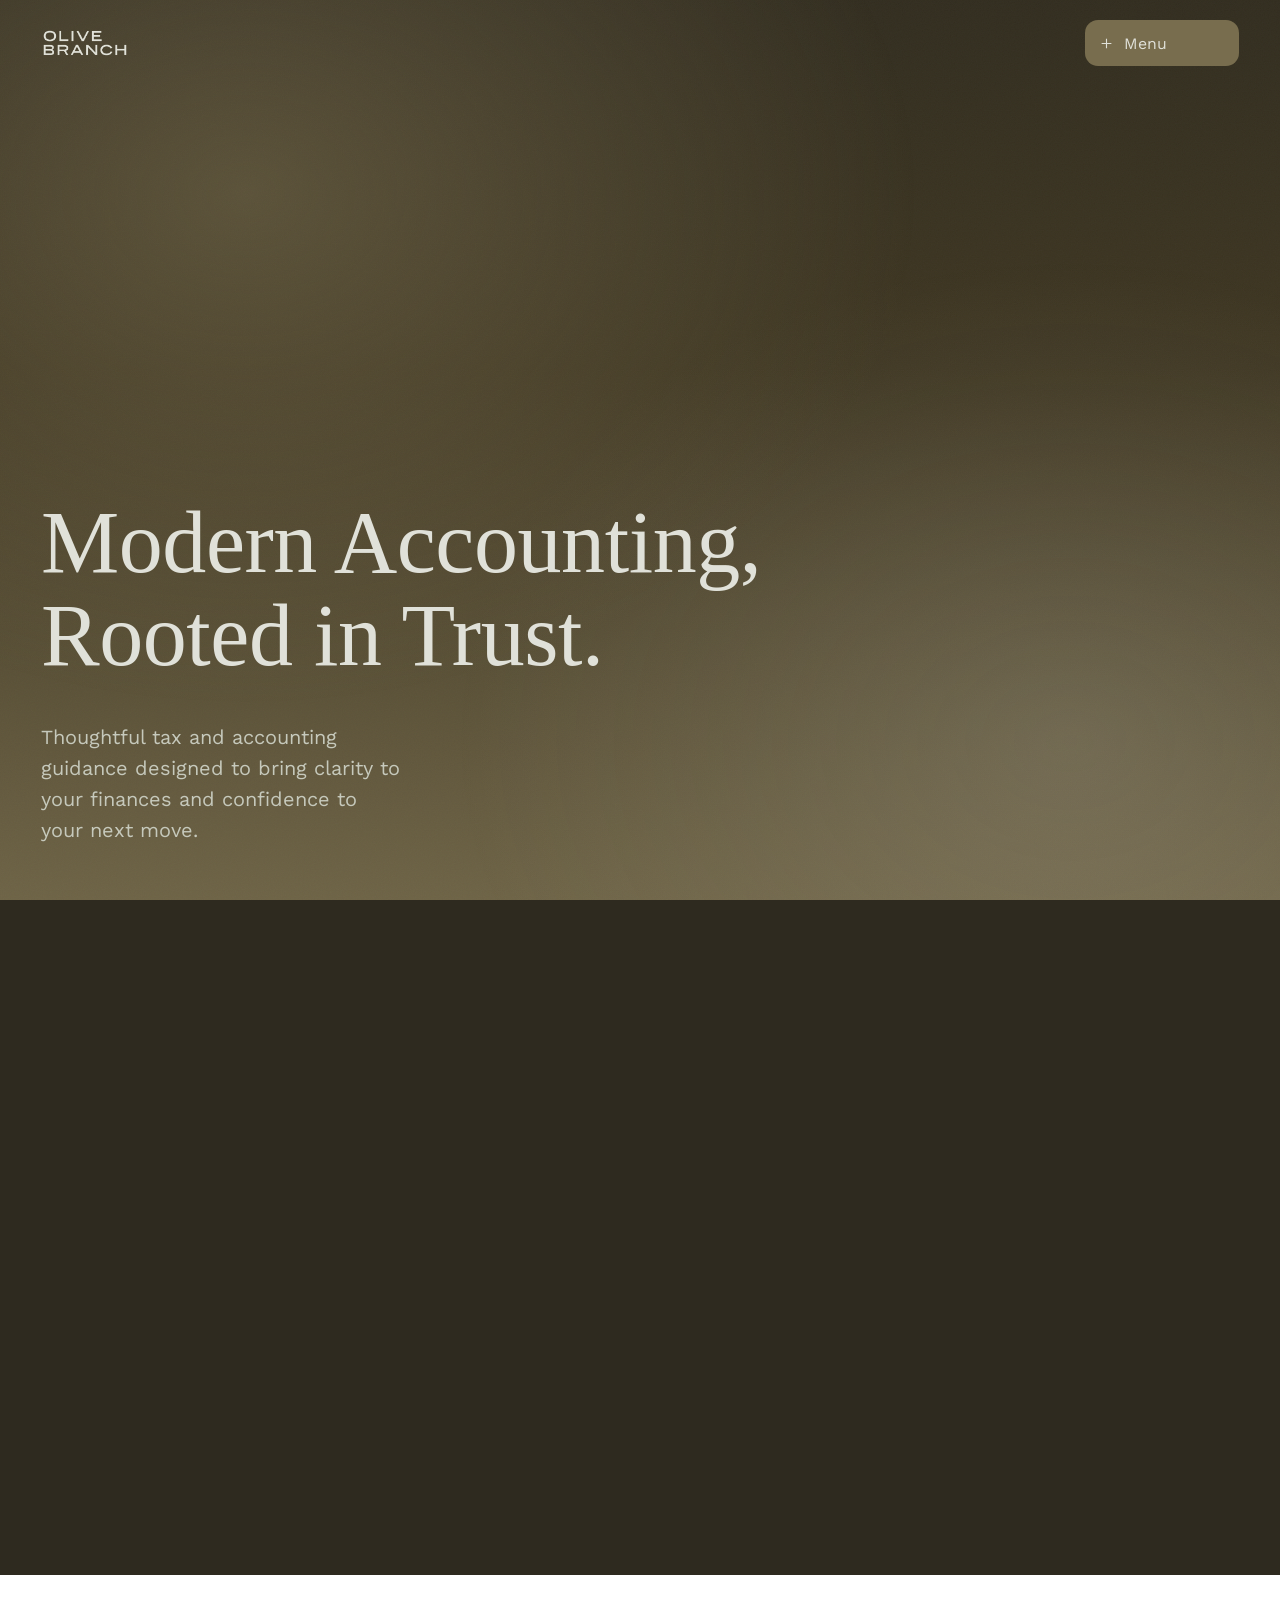
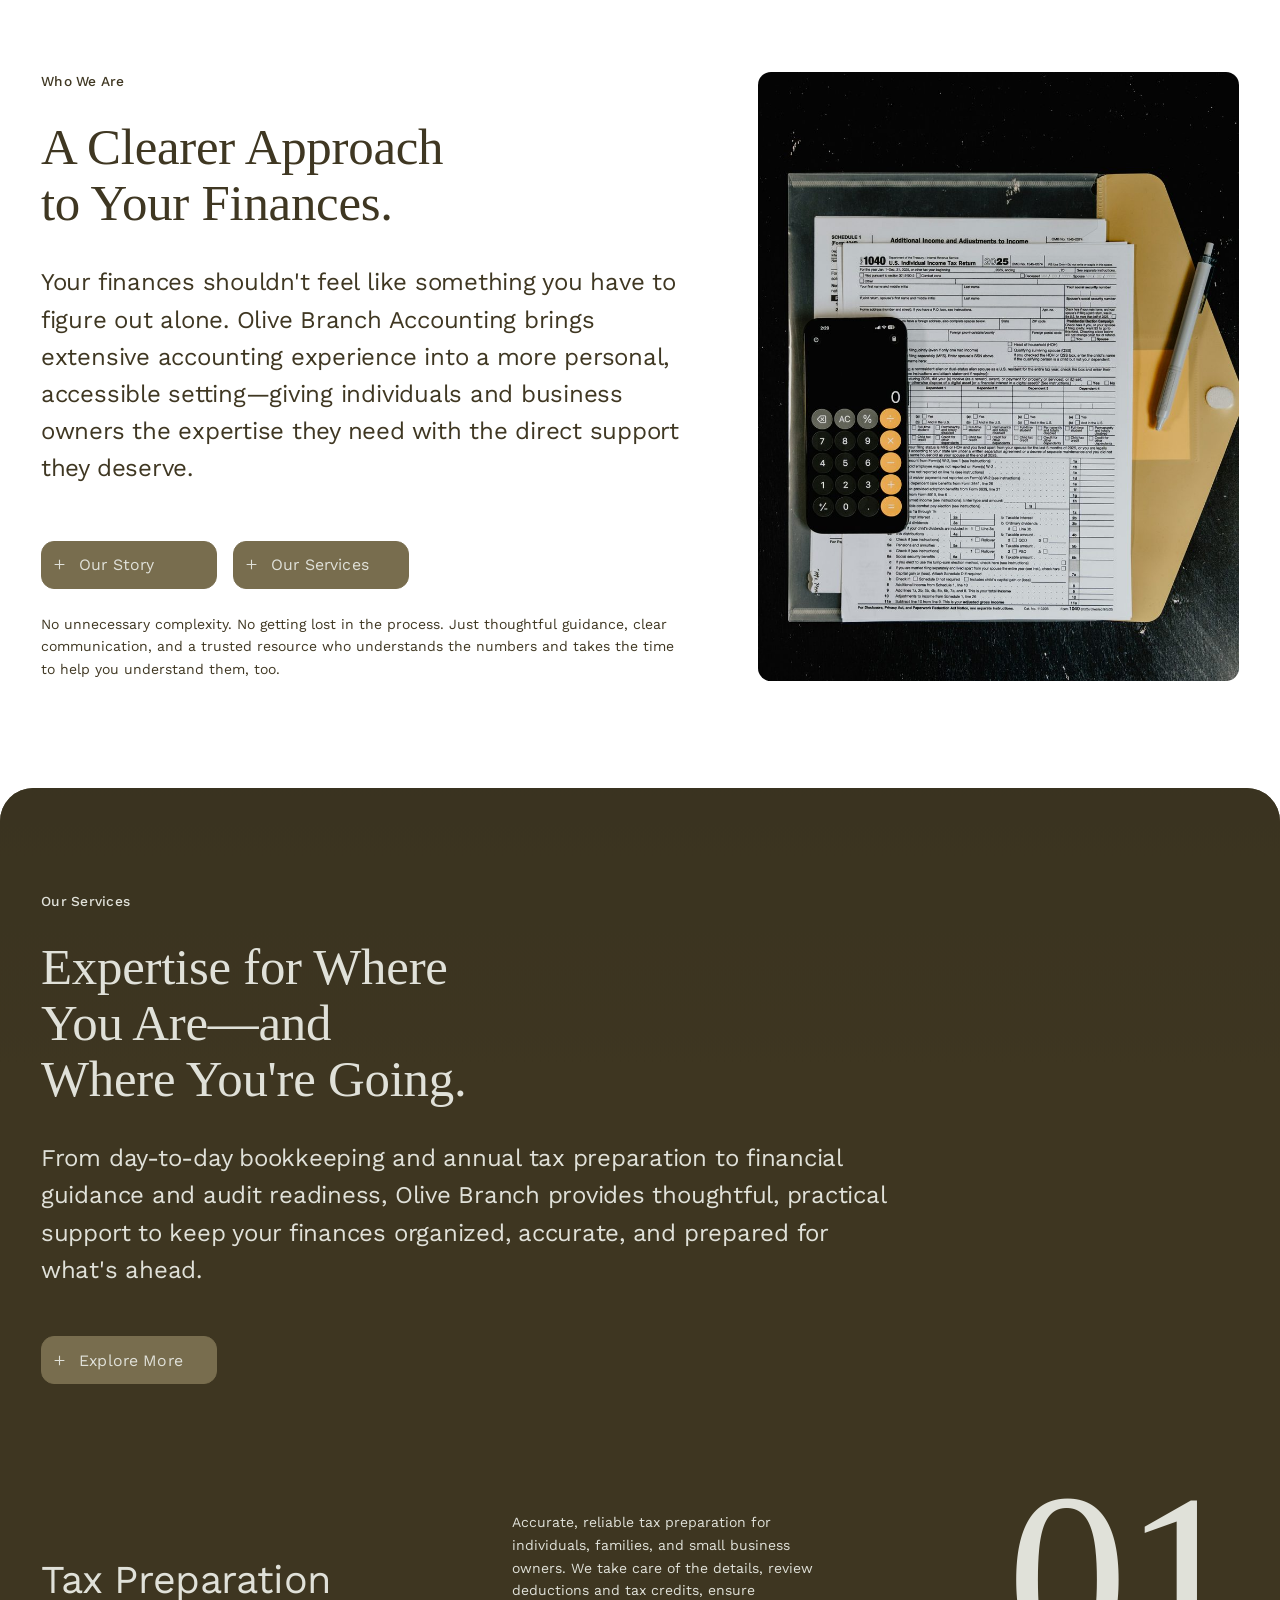
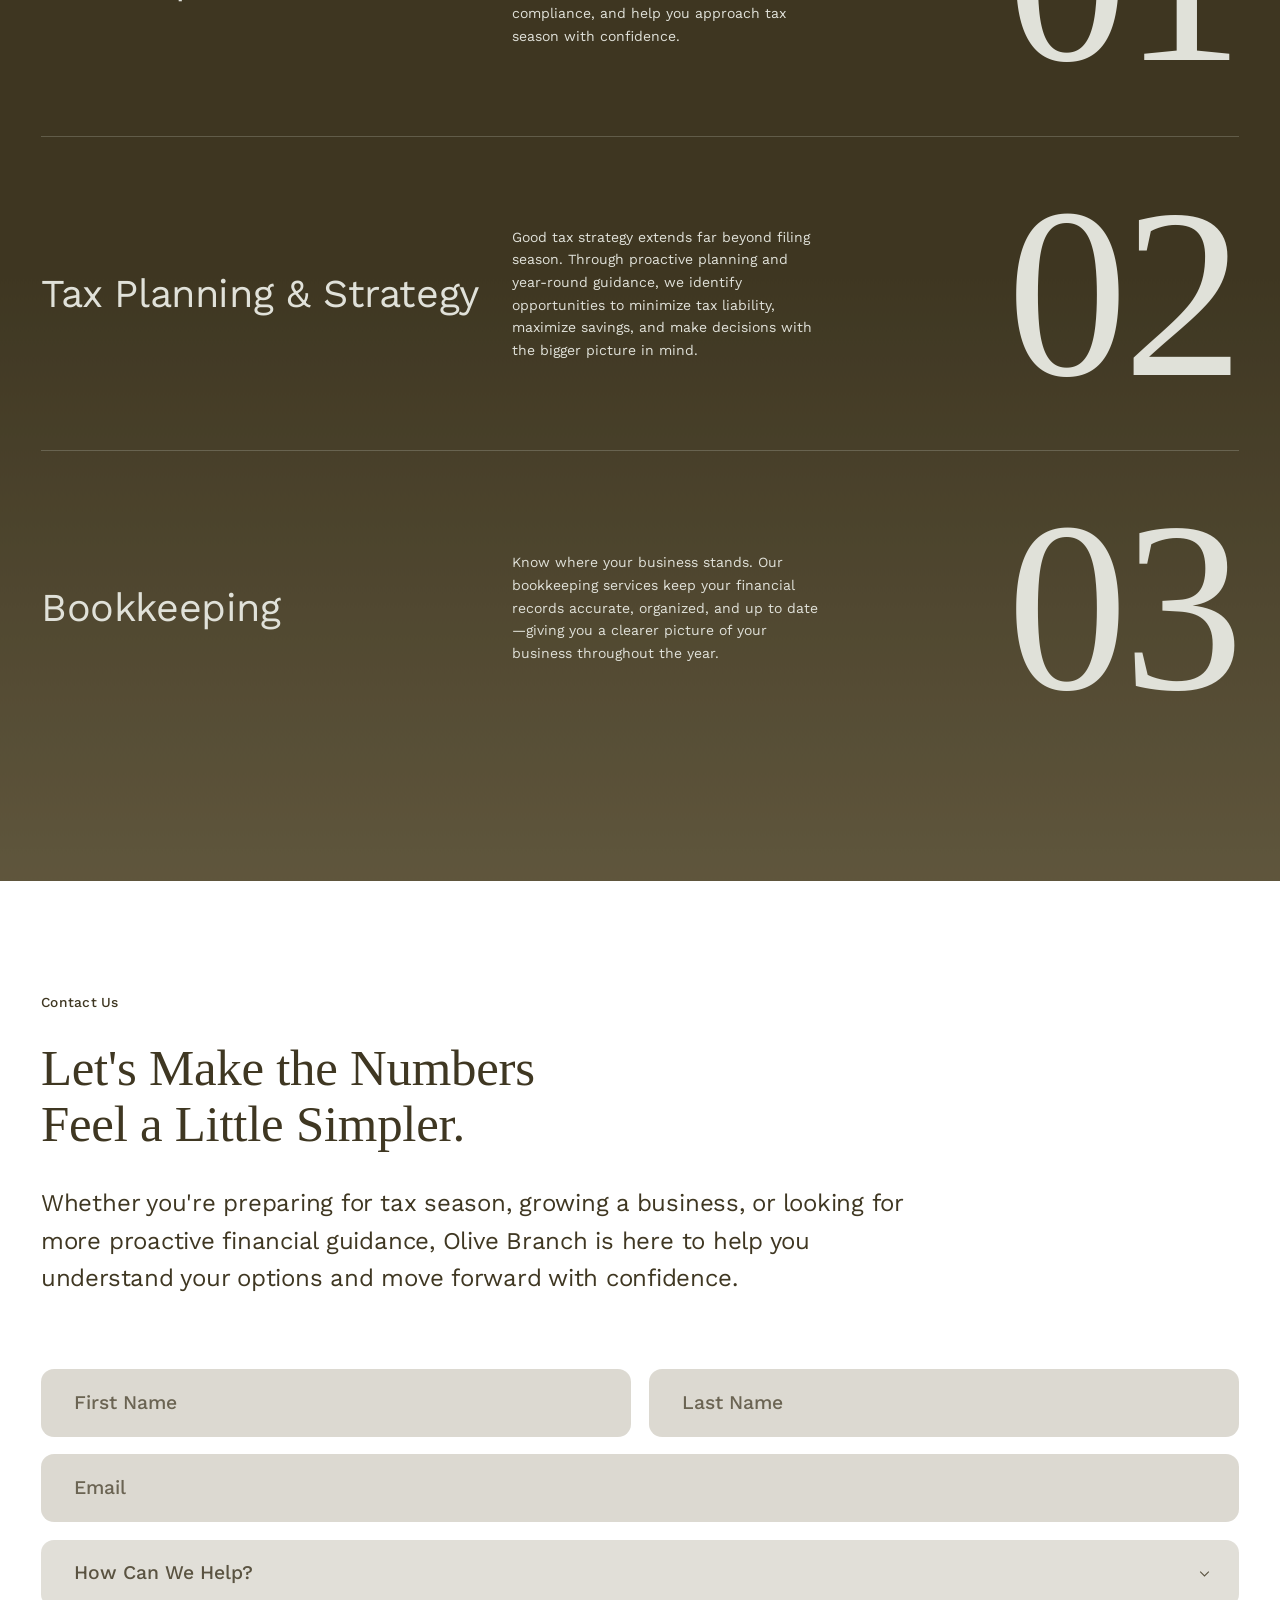
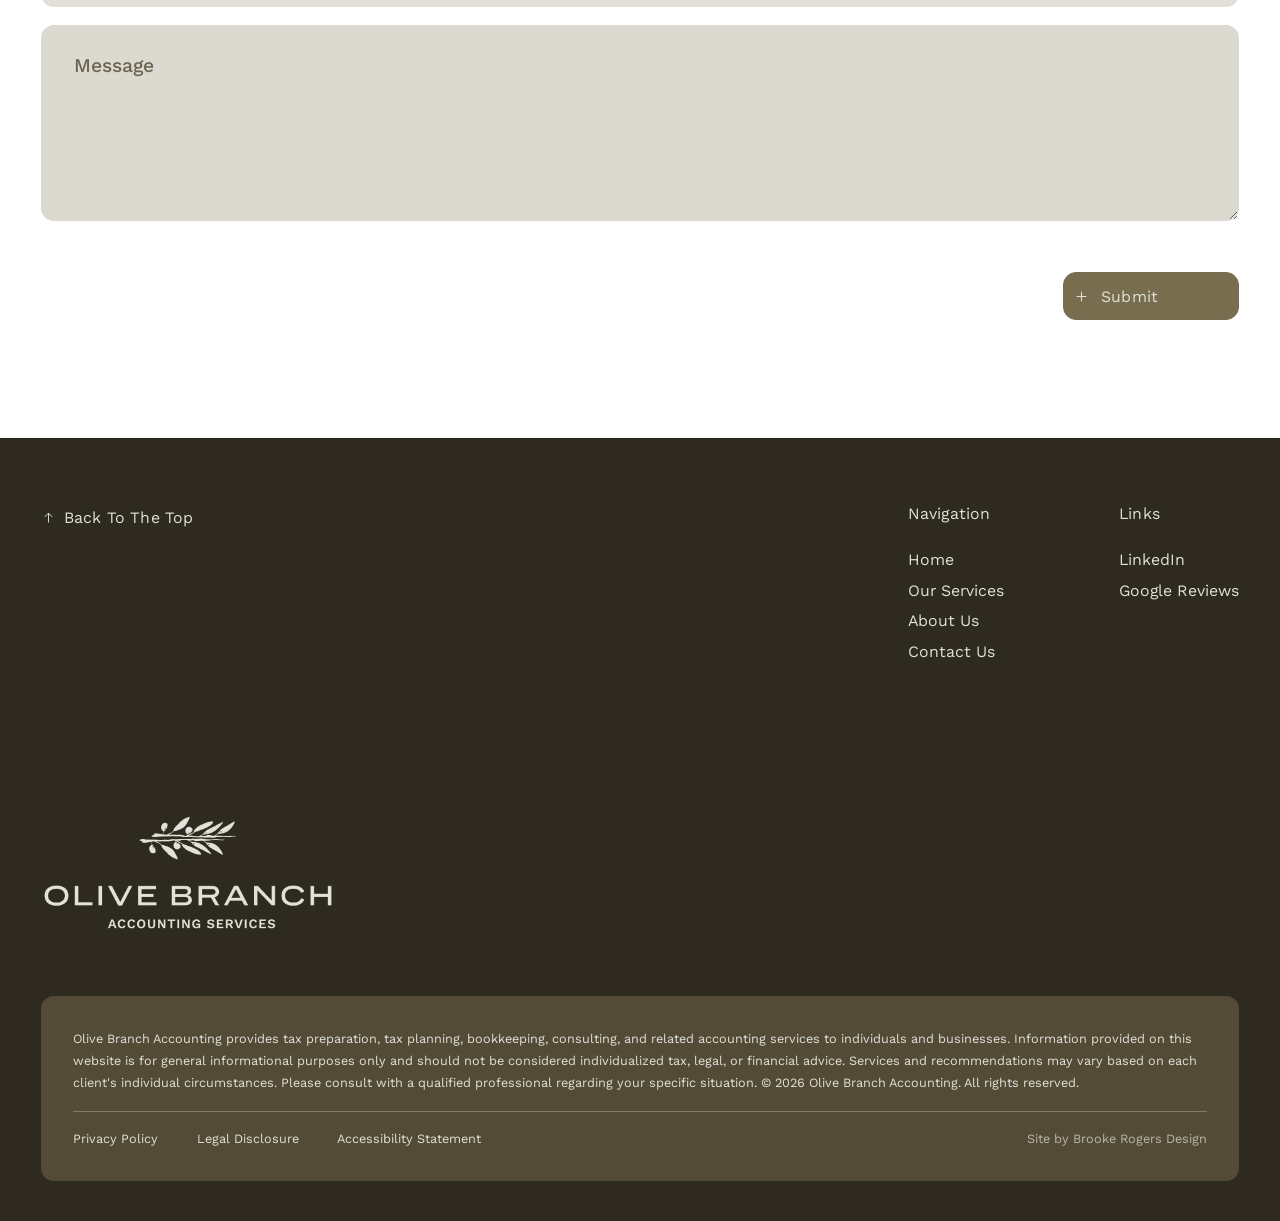
<file: index.html>
<!DOCTYPE html>
<html lang="en">
<head>
  <meta charset="utf-8">
  <meta name="viewport" content="width=device-width, initial-scale=1">
  <title>Olive Branch Accounting | Tax, Bookkeeping &amp; Advisory in Tampa, FL</title>
  <meta name="description" content="Modern accounting, rooted in trust. Tax preparation, tax strategy, bookkeeping and advisory for individuals and small businesses in Tampa, Florida.">

  <!-- Open Graph / social preview.
       og:image and og:url MUST be absolute — scrapers do not resolve
       relative paths. Update the domain here when the site moves off
       GitHub Pages to its real address. -->
  <meta property="og:title" content="Olive Branch Accounting — Modern accounting, rooted in trust.">
  <meta property="og:description" content="Thoughtful tax, accounting, and financial guidance for individuals and small businesses.">
  <meta property="og:image" content="https://olivebranchacc.com/assets/images/og/og-default.jpg">
  <meta property="og:url" content="https://olivebranchacc.com/">
  <meta property="og:type" content="website">
  <meta property="og:site_name" content="Olive Branch">
  <meta name="twitter:card" content="summary_large_image">

  <!-- Canonical: tells search engines which URL is the real one, so the
       apex and any query-string variants are not treated as duplicates. -->
  <link rel="canonical" href="https://olivebranchacc.com/">
  <meta property="og:locale" content="en_US">
  <meta name="theme-color" content="#2E2A1F">

  <link rel="icon" href="assets/logos/favicon-32.png" type="image/png">
  <link rel="apple-touch-icon" href="assets/logos/apple-touch-icon.png">

  <!-- Preload the one webfont so text paints without waiting for the
       CSS import chain to discover it -->
  <link rel="preload" href="assets/fonts/work-sans-var.woff2" as="font"
        type="font/woff2" crossorigin>

  <!-- One stylesheet: css/main.css imports everything in the right order -->
  <link rel="stylesheet" href="css/main.css">

  <!-- Structured data: how Google understands what this business IS, rather
       than inferring it from the words on the page.

       Based in Tampa, serving the whole US — areaServed is the field that
       stops Google treating this as a Tampa-only business and limiting who
       it shows the site to. addressLocality without a street is correct for
       a service-area business.

       The name here must match the Google Business Profile EXACTLY. If the
       two disagree, Google trusts neither. -->
  <script type="application/ld+json">
  {
    "@context": "https://schema.org",
    "@type": "AccountingService",
    "name": "Olive Branch Accounting",
    "url": "https://olivebranchacc.com/",
    "logo": "https://olivebranchacc.com/assets/logos/apple-touch-icon.png",
    "image": "https://olivebranchacc.com/assets/images/og/og-default.jpg",
    "description": "Tax preparation, tax planning and strategy, bookkeeping, business consulting, audit readiness and year-round financial guidance for individuals and small businesses.",
    "slogan": "Modern accounting, rooted in trust.",
    "telephone": "+18134060877",
    "address": {
      "@type": "PostalAddress",
      "addressLocality": "Tampa",
      "addressRegion": "FL",
      "addressCountry": "US"
    },
    "areaServed": {
      "@type": "Country",
      "name": "United States"
    },
    "knowsAbout": [
      "Tax Preparation",
      "Tax Planning and Strategy",
      "Bookkeeping",
      "Business Consulting",
      "Audit Readiness",
      "Year-Round Financial Guidance"
    ]
  }
  </script>
</head>

<body>

  <!-- ==========================================================
       GLOBAL NAV — markup lives in components/site-nav.js
       over-hero = light marks over the gradient hero
       ========================================================== -->
  <site-nav over-hero></site-nav>

  <main id="main" class="site-main site-main--under-header">

    <!-- ======================================================
         STACKING SCROLL
         Every section below is a .stack-panel: it pins at the top
         of the viewport while the next one scrolls up and covers
         it. They must stay direct siblings of .stack for that to
         work — see section 11 of css/components.css.
         ====================================================== -->
    <div class="stack">

    <!-- ======================================================
         1. HERO — the gradient is the hero
         ====================================================== -->
    <!-- data-stack-extend gives the hero extra scroll length beyond the one
         viewport it shows, so the headline holds before Who We Are climbs
         over it. The amount comes from --hero-extend in tokens.css, which is
         0 on mobile. .home-hero__stage is the part you actually see. -->
    <section class="home-hero stack-panel" data-panel-theme="dark" data-stack-extend>
      <div class="home-hero__stage">
        <div class="home-hero__gradient" data-hero-gradient aria-hidden="true"></div>

        <div class="container home-hero__inner" data-hero-fade>
          <h1 class="home-hero__title">
            Modern Accounting, Rooted in Trust.
          </h1>
          <p class="home-hero__note">
            Thoughtful tax and accounting guidance designed to bring clarity
            to your finances and confidence to your next move.
          </p>
        </div>
      </div>
    </section>


      <!-- ====================================================
           2. WHO WE ARE
           ==================================================== -->
      <section class="home-who stack-panel" data-panel-theme="light">
        <div class="container home-who__grid">
          <!-- Text column -->
          <div class="home-who__col">
          <p class="section-label" data-reveal>Who We Are</p>

          <h2 class="statement-head" data-reveal data-reveal-delay="1">
            A Clearer Approach to Your Finances.
          </h2>

          <p class="statement" data-reveal data-reveal-delay="1">
            Your finances shouldn't feel like something you have to figure out
            alone. Olive Branch Accounting brings extensive accounting
            experience into a more personal, accessible setting—giving
            individuals and business owners the expertise they need with the
            direct support they deserve.
          </p>

          <div class="home-who__aside">
            <div class="home-who__actions" data-reveal>
              <a class="btn btn--primary" href="about.html">
                <span class="btn__icon" data-icon="plus" aria-hidden="true"></span>
                <span class="btn__label">Our Story</span>
              </a>
              <a class="btn btn--primary" href="services.html">
                <span class="btn__icon" data-icon="plus" aria-hidden="true"></span>
                <span class="btn__label">Our Services</span>
              </a>
            </div>
            <p class="home-who__note" data-reveal data-reveal-delay="1">
              No unnecessary complexity. No getting lost in the process. Just
              thoughtful guidance, clear communication, and a trusted resource
              who understands the numbers and takes the time to help you
              understand them, too.
            </p>
          </div>
          </div>

          <!-- Image column.
               Drop the photograph at the path below, then swap the placeholder
               for the commented-out <img> directly above it. A tall crop reads
               best here — the column is narrow and runs the panel height. -->
          <div class="home-who__media" data-reveal data-reveal-delay="2">
            <img src="assets/images/lifestyle/who-we-are.jpg"
                 alt="" width="900" height="1200" loading="lazy">
          </div>

        </div>
      </section>


      <!-- ====================================================
           3. OUR SOLUTIONS
           NOTE: the intro paragraph below is the same copy as the
           Who We Are statement in the Figma. Left as-is to match
           the design — swap it when the real copy lands.
           ==================================================== -->
      <section class="home-solutions stack-panel" data-panel-theme="dark">
        <div class="home-solutions__wash"
             data-parallax data-parallax-speed="0.12" aria-hidden="true"></div>

        <div class="container">
          <div class="home-solutions__intro">
            <p class="section-label" data-reveal>Our Services</p>

            <h2 class="statement-head" data-reveal data-reveal-delay="1">
              Expertise for Where You Are—and Where You're Going.
            </h2>
            <p class="statement" data-reveal data-reveal-delay="1">
              From day-to-day bookkeeping and annual tax preparation to
              financial guidance and audit readiness, Olive Branch provides
              thoughtful, practical support to keep your finances organized,
              accurate, and prepared for what's ahead.
            </p>
                      <div class="home-solutions__actions" data-reveal>
              <a class="btn btn--primary" href="services.html">
                <span class="btn__icon" data-icon="plus" aria-hidden="true"></span>
                <span class="btn__label">Explore More</span>
              </a>
            </div>
          </div>

          <div class="solution-rows">

            <article class="solution-row" data-reveal>
              <h2 class="solution-row__title">Tax Preparation</h2>
              <p class="solution-row__text">
                Accurate, reliable tax preparation for individuals, families, and
                small business owners. We take care of the details, review
                deductions and tax credits, ensure compliance, and help you
                approach tax season with confidence.
              </p>
              <span class="solution-row__num" aria-hidden="true">01</span>
            </article>

            <article class="solution-row" data-reveal>
              <h2 class="solution-row__title">Tax Planning &amp; Strategy</h2>
              <p class="solution-row__text">
                Good tax strategy extends far beyond filing season. Through
                proactive planning and year-round guidance, we identify
                opportunities to minimize tax liability, maximize savings, and
                make decisions with the bigger picture in mind.
              </p>
              <span class="solution-row__num" aria-hidden="true">02</span>
            </article>

            <article class="solution-row" data-reveal>
              <h2 class="solution-row__title">Bookkeeping</h2>
              <p class="solution-row__text">
                Know where your business stands. Our bookkeeping services keep
                your financial records accurate, organized, and up to date—giving
                you a clearer picture of your business throughout the year.
              </p>
              <span class="solution-row__num" aria-hidden="true">03</span>
            </article>

          </div>

        </div>
      </section>


      <!-- ====================================================
           4. CONTACT US
           From the Figma homepage (nodes 8:217 – 8:235). Replaces the
           placeholder CTA that used to sit in this band.

           "How Can We Help?" is drawn as a single dropdown in the Figma,
           but the list is multi-select in practice, so it is built as a
           checkbox group. The form posts nothing until an endpoint is set
           — main.js shows a local success message in the meantime.
           ==================================================== -->
      <section class="section home-contact stack-panel" id="contact" data-panel-theme="light">
        <div class="container">
          <p class="section-label" data-reveal>Contact Us</p>

          <h2 class="statement-head" data-reveal data-reveal-delay="1">
            Let's Make the Numbers Feel a Little Simpler.
          </h2>

          <p class="statement home-contact__intro" data-reveal data-reveal-delay="1">
            Whether you're preparing for tax season, growing a business, or
            looking for more proactive financial guidance, Olive Branch is
            here to help you understand your options and move forward with
            confidence.
          </p>

          <form class="form home-contact__form" data-ob-form novalidate
                data-reveal data-reveal-delay="2">

            <!-- First and last name share a row, as in the Figma -->
            <div class="form__row form__row--2">
              <div class="field">
                <label class="visually-hidden" for="firstName">First name</label>
                <input class="field__input field__input--pill" id="firstName"
                       name="firstName" type="text" placeholder="First Name"
                       autocomplete="given-name" required>
              </div>
              <div class="field">
                <label class="visually-hidden" for="lastName">Last name</label>
                <input class="field__input field__input--pill" id="lastName"
                       name="lastName" type="text" placeholder="Last Name"
                       autocomplete="family-name" required>
              </div>
            </div>

            <div class="field">
              <label class="visually-hidden" for="email">Email</label>
              <input class="field__input field__input--pill" id="email"
                     name="email" type="email" placeholder="Email"
                     autocomplete="email" required>
            </div>

            <!-- The prompt is the first, disabled option so it reads as a
                 placeholder, matching the text fields above. -->
            <div class="field">
              <label class="visually-hidden" for="help">How can we help?</label>
              <select class="field__select field__select--pill" id="help"
                      name="help" required>
                <option value="" disabled selected>How Can We Help?</option>
                <option>Tax Preparation</option>
                <option>Tax Planning &amp; Strategy</option>
                <option>Bookkeeping</option>
                <option>Business Consulting</option>
                <option>Audit Readiness</option>
                <option>Year-Round Financial Guidance</option>
                <option>New Business / Business Setup</option>
                <option>Current Client Question</option>
                <option>General Inquiry</option>
              </select>
            </div>

            <div class="field">
              <label class="visually-hidden" for="message">Message</label>
              <textarea class="field__textarea field__textarea--pill" id="message"
                        name="message" rows="5" placeholder="Message"></textarea>
            </div>

            <div class="home-contact__actions">
              <button class="btn btn--primary" type="submit">
                <span class="btn__icon" data-icon="plus" aria-hidden="true"></span>
                <span class="btn__label">Submit</span>
              </button>
            </div>

            <p class="form__status" role="status" aria-live="polite"></p>
          </form>
        </div>
      </section>

    </div><!-- /.stack -->

  </main>

  <!-- ==========================================================
       GLOBAL FOOTER — markup lives in components/site-footer.js
       ========================================================== -->
  <site-footer></site-footer>

  <!-- ==========================================================
       SCRIPTS — order matters
       1. config   2. icons   3. components   4. interactions
       ========================================================== -->
  <script src="js/site.config.js"></script>
  <script src="js/icons.js"></script>
  <script src="components/site-nav.js"></script>
  <script src="components/site-footer.js"></script>
  <script src="js/main.js"></script>
</body>
</html>
</file>
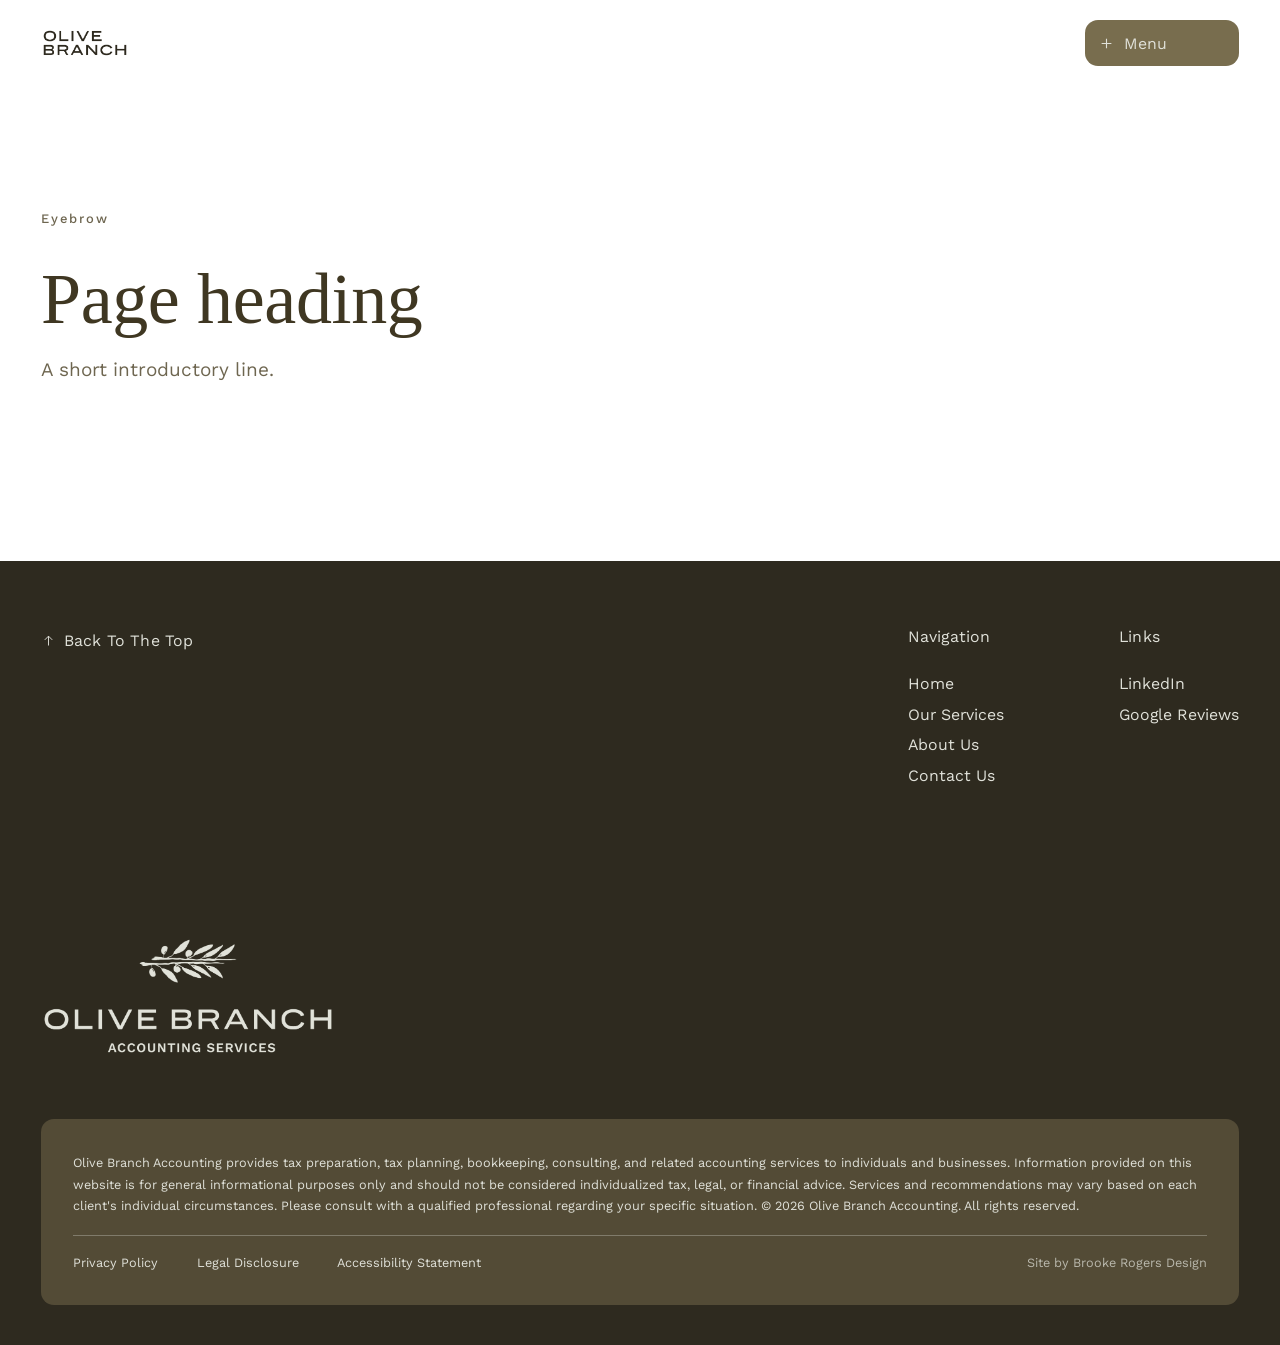
<file: _page-template.html>
<!DOCTYPE html>
<!-- ==========================================================================
     OLIVE BRANCH — NEW PAGE TEMPLATE
     Copy this file, rename it (e.g. about.html), then:
       1. Update <title> and the meta description
       2. Add the page to the `nav` array in js/site.config.js
       3. If the page needs its own styles, create css/pages/<name>.css
          and add an @import line at the bottom of css/main.css
     The nav, footer, buttons, type, and spacing all come along automatically.
     ========================================================================== -->
<html lang="en">
<head>
  <meta charset="utf-8">
  <meta name="viewport" content="width=device-width, initial-scale=1">
  <title>Page name — Olive Branch</title>
  <meta name="description" content="">

  <!-- Open Graph / social preview.
       og:image and og:url MUST be absolute — scrapers do not resolve
       relative paths. Update the domain here when the site moves off
       GitHub Pages to its real address. -->
  <meta property="og:title" content="Page name — Olive Branch">
  <meta property="og:description" content="">
  <meta property="og:image" content="https://olivebranchacc.com/assets/images/og/og-default.jpg">
  <meta property="og:url" content="https://olivebranchacc.com/newpage.html">
  <meta property="og:type" content="website">
  <meta property="og:site_name" content="Olive Branch">
  <meta name="twitter:card" content="summary_large_image">

  <link rel="icon" href="assets/logos/favicon-32.png" type="image/png">
  <link rel="apple-touch-icon" href="assets/logos/apple-touch-icon.png">

  <!-- Preload the one webfont so text paints without waiting for the
       CSS import chain to discover it -->
  <link rel="preload" href="assets/fonts/work-sans-var.woff2" as="font"
        type="font/woff2" crossorigin>

  <link rel="stylesheet" href="css/main.css">
</head>

<body>

  <!-- Add the over-hero attribute only if this page opens with a
       full-bleed dark image behind the header. -->
  <site-nav></site-nav>

  <!-- Use --offset-header when the page does NOT open with a full-bleed hero,
       so the content clears the fixed header. -->
  <main id="main" class="site-main site-main--offset-header">

    <section class="section">
      <div class="container">
        <div class="section-head" data-reveal>
          <p class="eyebrow">Eyebrow</p>
          <h1>Page heading</h1>
          <p class="lede">A short introductory line.</p>
        </div>
      </div>
    </section>

  </main>

  <site-footer></site-footer>

  <script src="js/site.config.js"></script>
  <script src="js/icons.js"></script>
  <script src="components/site-nav.js"></script>
  <script src="components/site-footer.js"></script>
  <script src="js/main.js"></script>
</body>
</html>
</file>
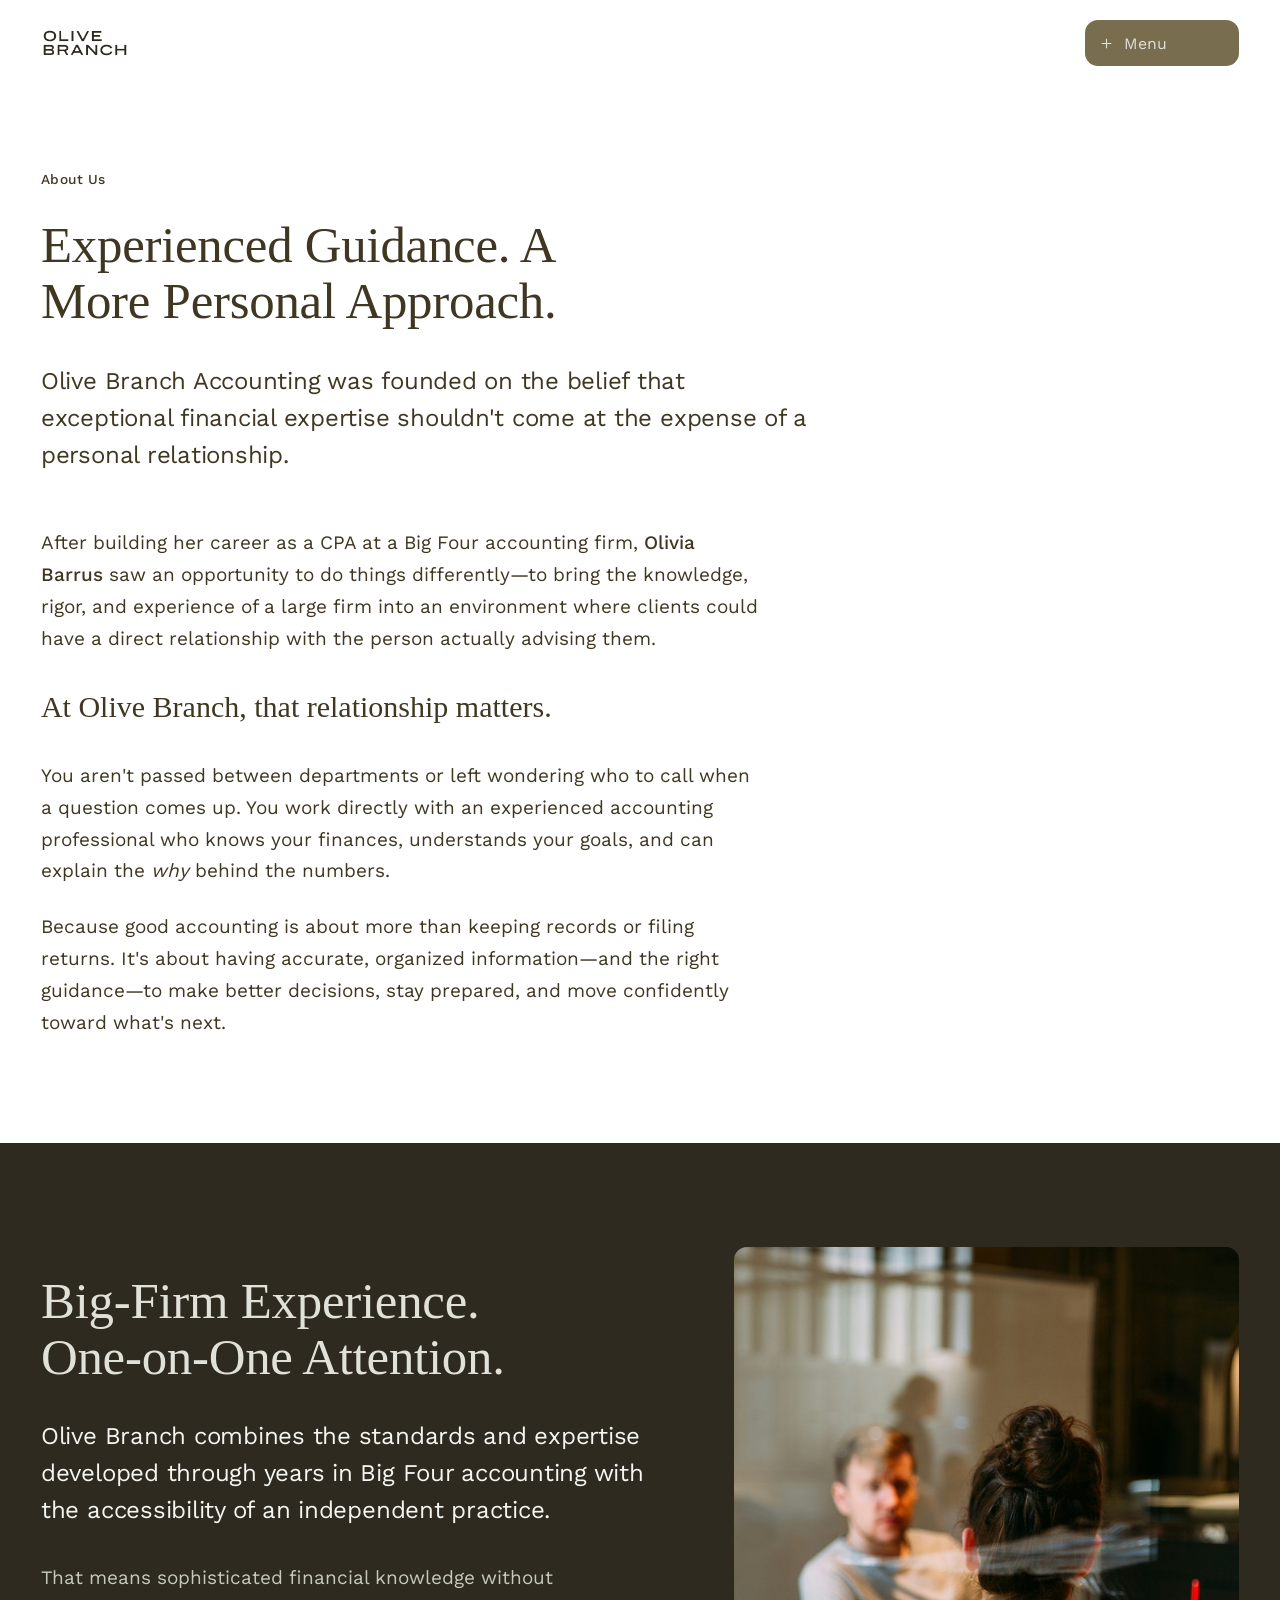
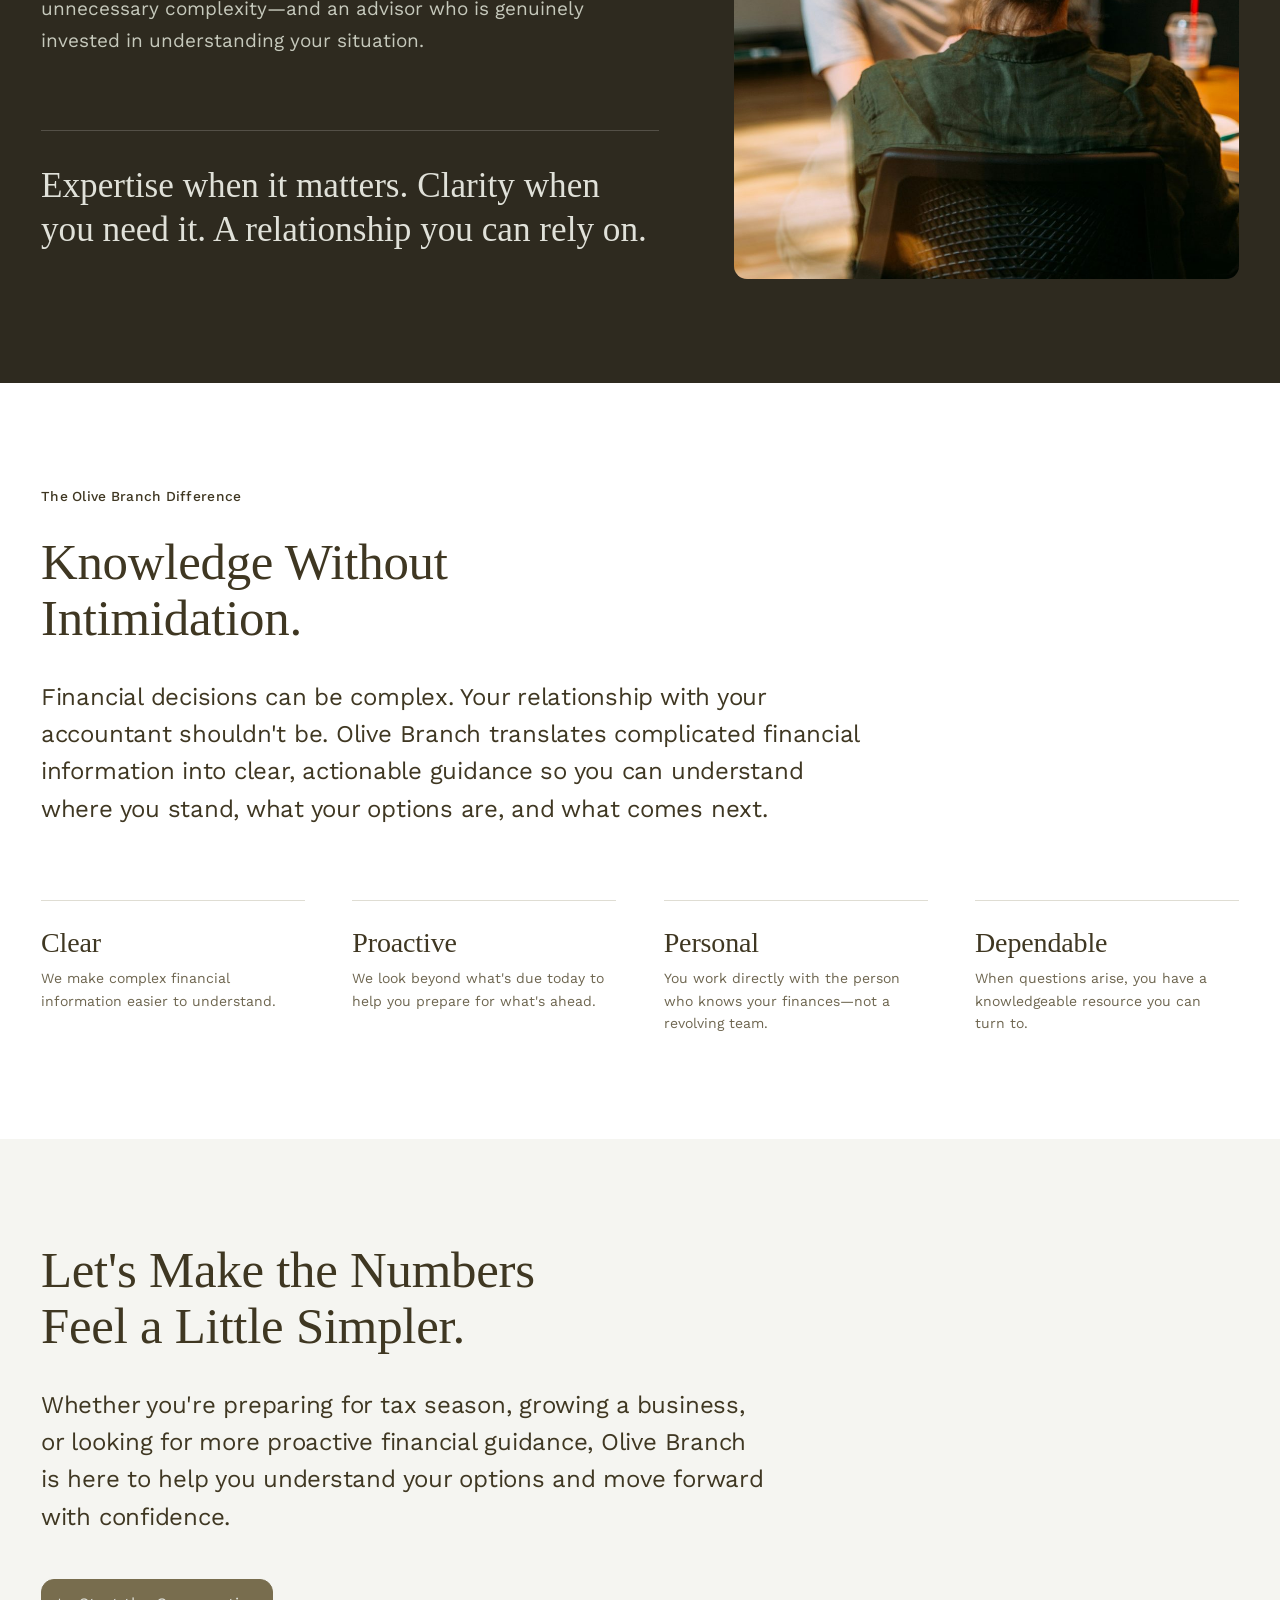
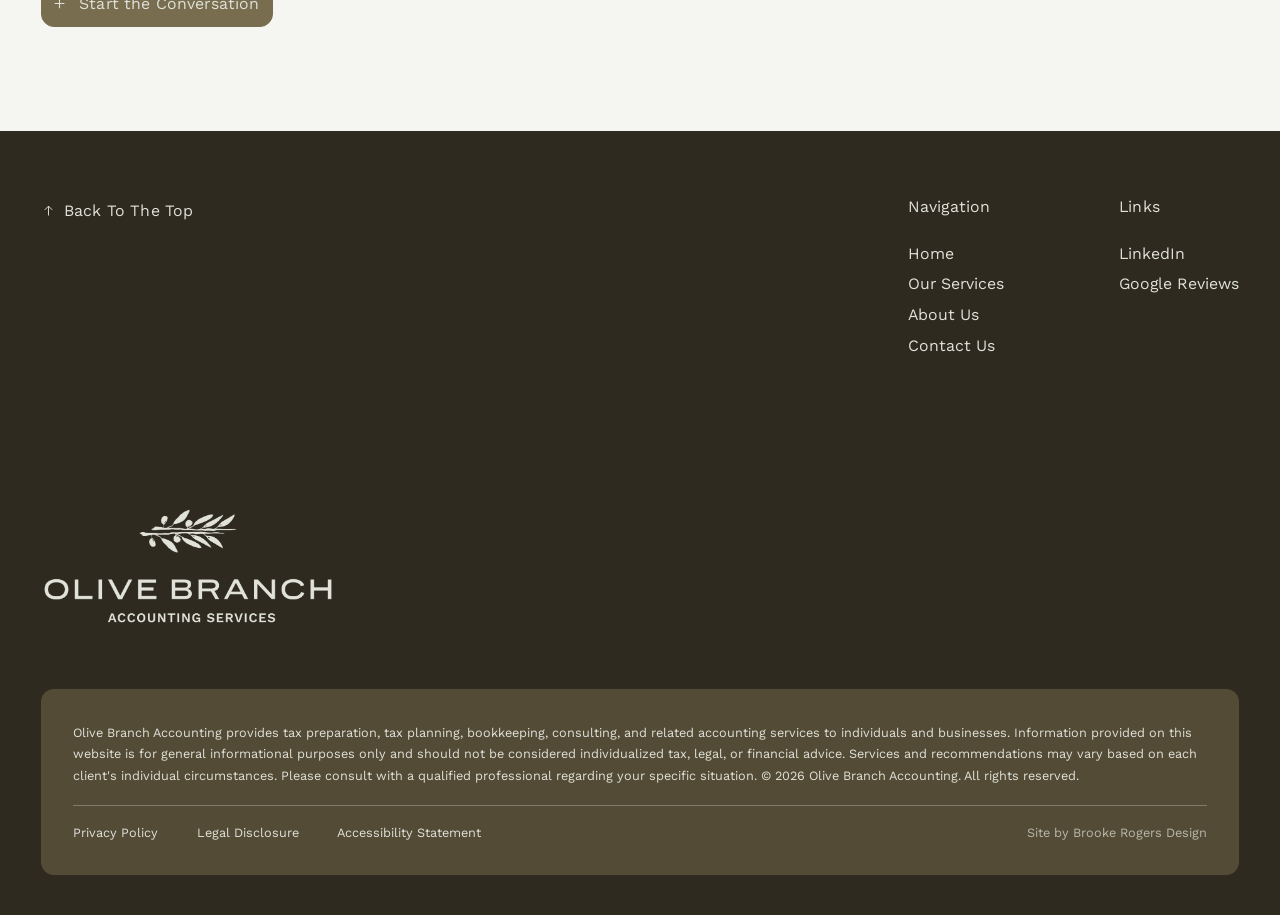
<file: about.html>
<!DOCTYPE html>
<html lang="en">
<head>
  <meta charset="utf-8">
  <meta name="viewport" content="width=device-width, initial-scale=1">
  <title>About — Olive Branch Accounting | Tampa, FL</title>
  <meta name="description" content="Founded by CPA Olivia Barrus, Olive Branch Accounting brings Big Four experience into an independent practice where you work directly with the person advising you.">

  <!-- Open Graph / social preview.
       og:image and og:url MUST be absolute — scrapers do not resolve
       relative paths. Update the domain here when the site moves off
       GitHub Pages to its real address. -->
  <meta property="og:title" content="About — Olive Branch Accounting">
  <meta property="og:description" content="Experienced guidance. A more personal approach. Big-firm expertise with the accessibility of an independent practice.">
  <meta property="og:image" content="https://olivebranchacc.com/assets/images/og/og-default.jpg">
  <meta property="og:url" content="https://olivebranchacc.com/about.html">
  <meta property="og:type" content="website">
  <meta property="og:site_name" content="Olive Branch">
  <meta name="twitter:card" content="summary_large_image">

  <!-- Canonical: tells search engines which URL is the real one, so the
       apex and any query-string variants are not treated as duplicates. -->
  <link rel="canonical" href="https://olivebranchacc.com/about.html">
  <meta property="og:locale" content="en_US">
  <meta name="theme-color" content="#2E2A1F">

  <link rel="icon" href="assets/logos/favicon-32.png" type="image/png">
  <link rel="apple-touch-icon" href="assets/logos/apple-touch-icon.png">

  <!-- Preload the one webfont so text paints without waiting for the
       CSS import chain to discover it -->
  <link rel="preload" href="assets/fonts/work-sans-var.woff2" as="font"
        type="font/woff2" crossorigin>

  <link rel="stylesheet" href="css/main.css">

  <!-- Structured data: how Google understands what this business IS, rather
       than inferring it from the words on the page.

       Based in Tampa, serving the whole US — areaServed is the field that
       stops Google treating this as a Tampa-only business and limiting who
       it shows the site to. addressLocality without a street is correct for
       a service-area business.

       The name here must match the Google Business Profile EXACTLY. If the
       two disagree, Google trusts neither. -->
  <script type="application/ld+json">
  {
    "@context": "https://schema.org",
    "@type": "AccountingService",
    "name": "Olive Branch Accounting",
    "url": "https://olivebranchacc.com/about.html",
    "logo": "https://olivebranchacc.com/assets/logos/apple-touch-icon.png",
    "image": "https://olivebranchacc.com/assets/images/og/og-default.jpg",
    "description": "Tax preparation, tax planning and strategy, bookkeeping, business consulting, audit readiness and year-round financial guidance for individuals and small businesses.",
    "slogan": "Modern accounting, rooted in trust.",
    "telephone": "+18134060877",
    "address": {
      "@type": "PostalAddress",
      "addressLocality": "Tampa",
      "addressRegion": "FL",
      "addressCountry": "US"
    },
    "areaServed": {
      "@type": "Country",
      "name": "United States"
    },
    "knowsAbout": [
      "Tax Preparation",
      "Tax Planning and Strategy",
      "Bookkeeping",
      "Business Consulting",
      "Audit Readiness",
      "Year-Round Financial Guidance"
    ]
  }
  </script>
</head>

<body>

  <site-nav></site-nav>

  <main id="main" class="site-main site-main--offset-header">

    <!-- ======================================================
         1. OPENING
         ====================================================== -->
    <section class="section page-intro">
      <div class="container">
        <p class="section-label" data-reveal>About Us</p>

        <h1 class="statement-head" data-reveal data-reveal-delay="1">
          Experienced Guidance. A More Personal Approach.
        </h1>

        <p class="statement" data-reveal data-reveal-delay="2">
          Olive Branch Accounting was founded on the belief that exceptional
          financial expertise shouldn't come at the expense of a personal
          relationship.
        </p>
      </div>
    </section>


    <!-- ======================================================
         2. FOUNDER
         ====================================================== -->
    <section class="section founder">
      <div class="container">
        <div class="prose" data-reveal>
          <p>
            After building her career as a CPA at a Big Four accounting firm, <strong>Olivia Barrus</strong> saw an
            opportunity to do things differently—to bring the knowledge, rigor,
            and experience of a large firm into an environment where clients
            could have a direct relationship with the person actually advising
            them.
          </p>

          <p class="prose__lead">At Olive Branch, that relationship matters.</p>

          <p>
            You aren't passed between departments or left wondering who to call
            when a question comes up. You work directly with an experienced
            accounting professional who knows your finances, understands your
            goals, and can explain the <em>why</em> behind the numbers.
          </p>

          <p>
            Because good accounting is about more than keeping records or
            filing returns. It's about having accurate, organized information—and
            the right guidance—to make better decisions, stay prepared, and move
            confidently toward what's next.
          </p>
        </div>
      </div>
    </section>


    <!-- ======================================================
         3. BIG-FIRM EXPERIENCE  (olive)
         ====================================================== -->
    <section class="section experience theme-deep">
      <div class="container experience__grid">
        <!-- Text column -->
        <div class="experience__col">
        <h2 class="statement-head" data-reveal>
          Big-Firm Experience. One-on-One Attention.
        </h2>

        <p class="statement" data-reveal data-reveal-delay="1">
          Olive Branch combines the standards and expertise developed through
          years in Big Four accounting with the accessibility of an independent
          practice.
        </p>

        <p class="experience__note" data-reveal data-reveal-delay="2">
          That means sophisticated financial knowledge without unnecessary
          complexity—and an advisor who is genuinely invested in understanding
          your situation.
        </p>

        <p class="experience__pledge" data-reveal data-reveal-delay="3">
          Expertise when it matters. Clarity when you need it. A relationship
          you can rely on.
        </p>
        </div>

        <!-- Image column.
             Drop the photograph at the path below, then swap the placeholder
             for the commented-out <img> directly above it. -->
        <div class="experience__media" data-reveal data-reveal-delay="2">
          <img src="assets/images/lifestyle/big-firm-experience.jpg"
               alt="" width="900" height="1100" loading="lazy">
        </div>

      </div>
    </section>


    <!-- ======================================================
         4. THE OLIVE BRANCH DIFFERENCE
         ====================================================== -->
    <section class="section difference">
      <div class="container">
        <p class="section-label" data-reveal>The Olive Branch Difference</p>

        <h2 class="statement-head" data-reveal data-reveal-delay="1">
          Knowledge Without Intimidation.
        </h2>

        <p class="statement" data-reveal data-reveal-delay="2">
          Financial decisions can be complex. Your relationship with your
          accountant shouldn't be. Olive Branch translates complicated
          financial information into clear, actionable guidance so you can
          understand where you stand, what your options are, and what comes
          next.
        </p>

        <ul class="pillars">
          <li class="pillar" data-reveal>
            <h3 class="pillar__name">Clear</h3>
            <p class="pillar__text">
              We make complex financial information easier to understand.
            </p>
          </li>
          <li class="pillar" data-reveal data-reveal-delay="1">
            <h3 class="pillar__name">Proactive</h3>
            <p class="pillar__text">
              We look beyond what's due today to help you prepare for what's
              ahead.
            </p>
          </li>
          <li class="pillar" data-reveal data-reveal-delay="2">
            <h3 class="pillar__name">Personal</h3>
            <p class="pillar__text">
              You work directly with the person who knows your finances—not a
              revolving team.
            </p>
          </li>
          <li class="pillar" data-reveal data-reveal-delay="3">
            <h3 class="pillar__name">Dependable</h3>
            <p class="pillar__text">
              When questions arise, you have a knowledgeable resource you can
              turn to.
            </p>
          </li>
        </ul>
      </div>
    </section>


    <!-- ======================================================
         5. CLOSING CTA
         ====================================================== -->
    <section class="section page-cta">
      <div class="container">
        <h2 class="statement-head" data-reveal>
          Let's Make the Numbers Feel a Little Simpler.
        </h2>
        <p class="statement" data-reveal data-reveal-delay="1">
          Whether you're preparing for tax season, growing a business, or
          looking for more proactive financial guidance, Olive Branch is here
          to help you understand your options and move forward with confidence.
        </p>
        <div class="page-cta__actions" data-reveal data-reveal-delay="2">
          <a class="btn btn--primary" href="contact.html">
            <span class="btn__icon" data-icon="plus" aria-hidden="true"></span>
            <span class="btn__label">Start the Conversation</span>
          </a>
        </div>
      </div>
    </section>

  </main>

  <site-footer></site-footer>

  <script src="js/site.config.js"></script>
  <script src="js/icons.js"></script>
  <script src="components/site-nav.js"></script>
  <script src="components/site-footer.js"></script>
  <script src="js/main.js"></script>
</body>
</html>
</file>
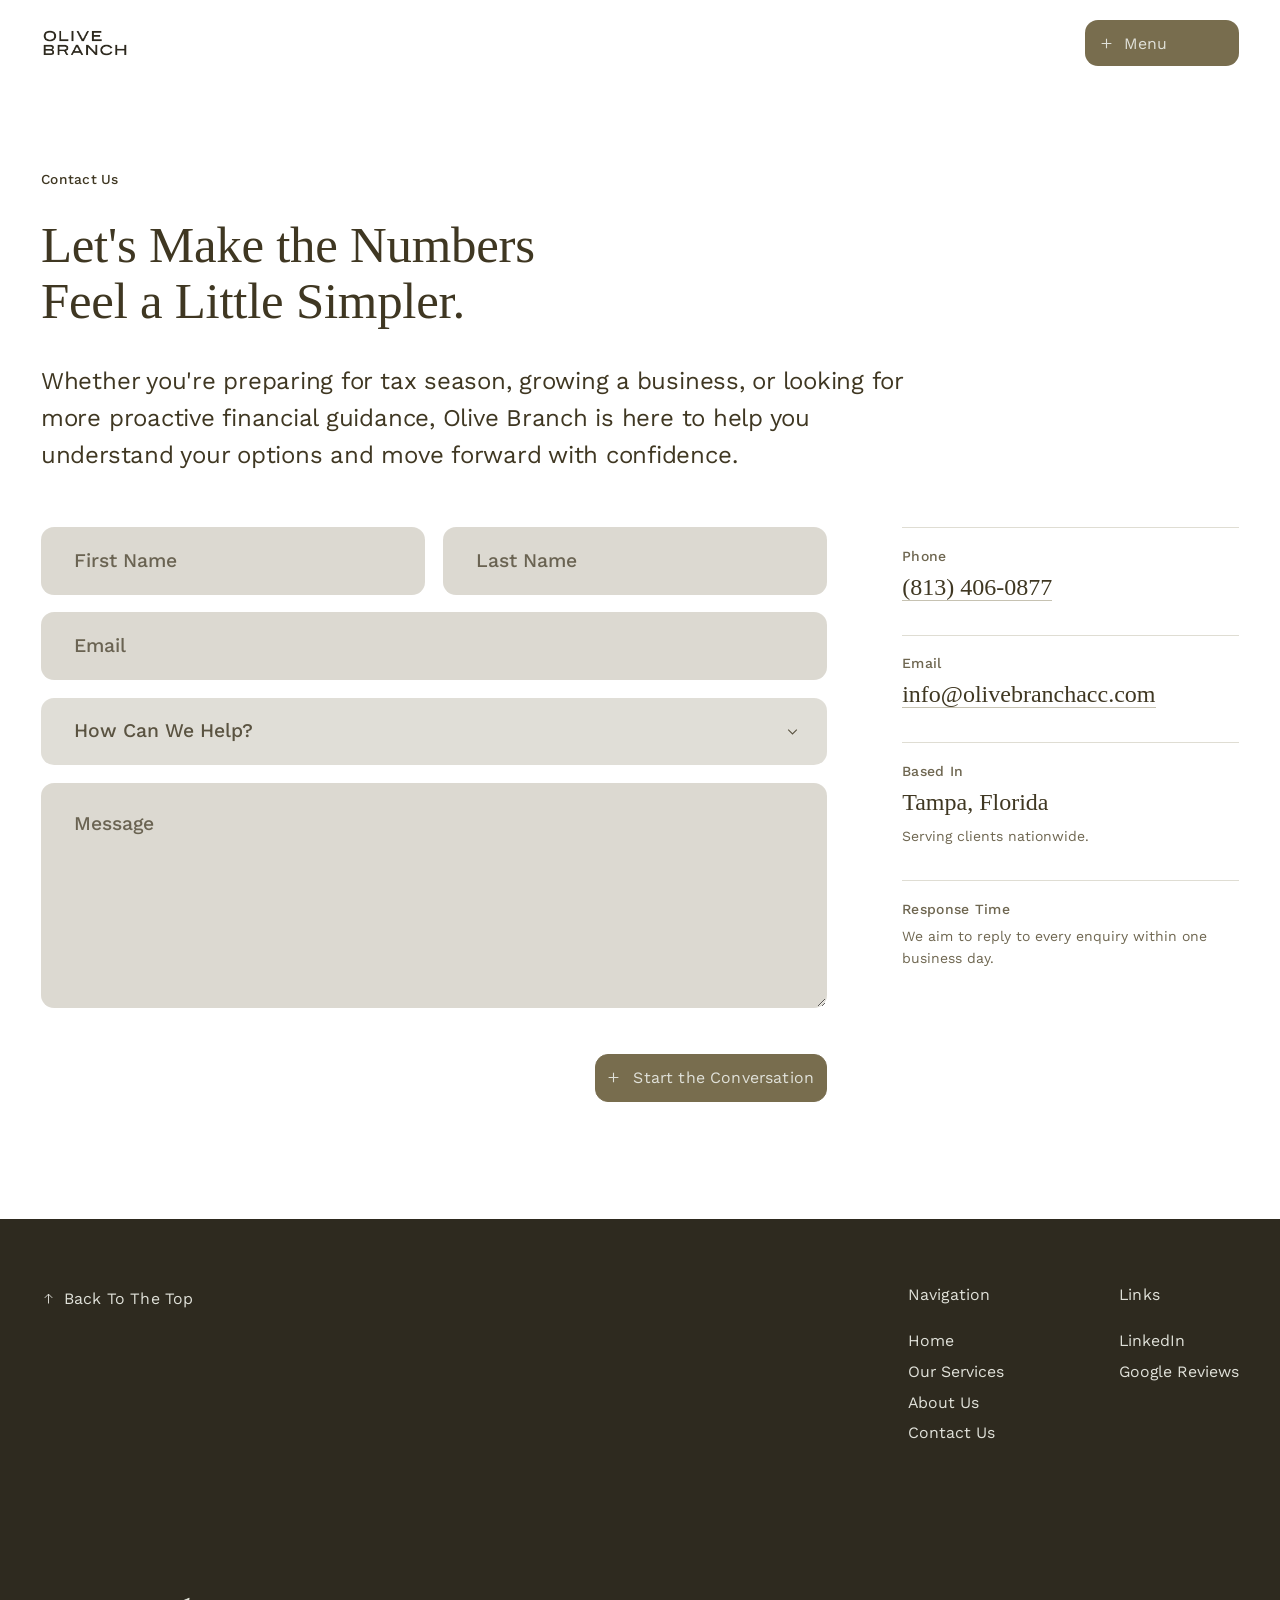
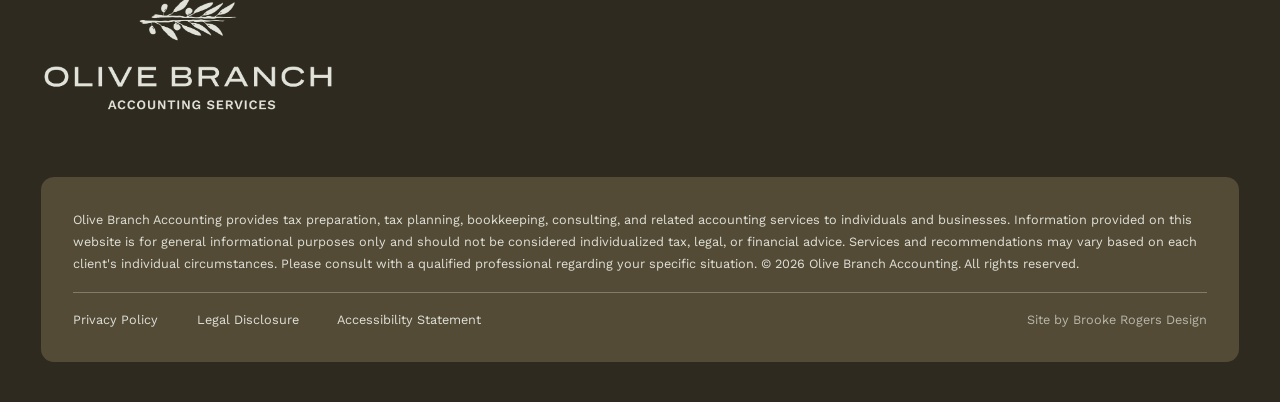
<file: contact.html>
<!DOCTYPE html>
<html lang="en">
<head>
  <meta charset="utf-8">
  <meta name="viewport" content="width=device-width, initial-scale=1">
  <title>Contact — Olive Branch Accounting | Tampa, FL</title>
  <meta name="description" content="Get in touch with Olive Branch Accounting. Tax preparation, tax planning and strategy, bookkeeping, business consulting and audit readiness for individuals and small businesses.">

  <!-- Open Graph / social preview.
       og:image and og:url MUST be absolute — scrapers do not resolve
       relative paths. Update the domain here when the site moves off
       GitHub Pages to its real address. -->
  <meta property="og:title" content="Contact — Olive Branch Accounting">
  <meta property="og:description" content="Let's make the numbers feel a little simpler. Start the conversation with Olive Branch Accounting.">
  <meta property="og:image" content="https://olivebranchacc.com/assets/images/og/og-default.jpg">
  <meta property="og:url" content="https://olivebranchacc.com/contact.html">
  <meta property="og:type" content="website">
  <meta property="og:site_name" content="Olive Branch">
  <meta name="twitter:card" content="summary_large_image">

  <!-- Canonical: tells search engines which URL is the real one, so the
       apex and any query-string variants are not treated as duplicates. -->
  <link rel="canonical" href="https://olivebranchacc.com/contact.html">
  <meta property="og:locale" content="en_US">
  <meta name="theme-color" content="#2E2A1F">

  <link rel="icon" href="assets/logos/favicon-32.png" type="image/png">
  <link rel="apple-touch-icon" href="assets/logos/apple-touch-icon.png">

  <!-- Preload the one webfont so text paints without waiting for the
       CSS import chain to discover it -->
  <link rel="preload" href="assets/fonts/work-sans-var.woff2" as="font"
        type="font/woff2" crossorigin>

  <link rel="stylesheet" href="css/main.css">

  <!-- Structured data. Based in Tampa, serving the whole US — areaServed is
       what stops Google treating this as a Tampa-only business. The name
       must match the Google Business Profile EXACTLY. -->
  <script type="application/ld+json">
  {
    "@context": "https://schema.org",
    "@type": "AccountingService",
    "name": "Olive Branch Accounting",
    "url": "https://olivebranchacc.com/contact.html",
    "logo": "https://olivebranchacc.com/assets/logos/apple-touch-icon.png",
    "image": "https://olivebranchacc.com/assets/images/og/og-default.jpg",
    "description": "Tax preparation, tax planning and strategy, bookkeeping, business consulting, audit readiness and year-round financial guidance for individuals and small businesses.",
    "slogan": "Modern accounting, rooted in trust.",
    "email": "info@olivebranchacc.com",
    "telephone": "+18134060877",
    "address": {
      "@type": "PostalAddress",
      "addressLocality": "Tampa",
      "addressRegion": "FL",
      "addressCountry": "US"
    },
    "areaServed": {
      "@type": "Country",
      "name": "United States"
    }
  }
  </script>
</head>

<body>

  <site-nav></site-nav>

  <main id="main" class="site-main site-main--offset-header">

    <!-- ======================================================
         1. OPENING
         ====================================================== -->
    <section class="section page-intro">
      <div class="container">
        <p class="section-label" data-reveal>Contact Us</p>

        <h1 class="statement-head" data-reveal data-reveal-delay="1">
          Let's Make the Numbers Feel a Little Simpler.
        </h1>

        <p class="statement" data-reveal data-reveal-delay="2">
          Whether you're preparing for tax season, growing a business, or
          looking for more proactive financial guidance, Olive Branch is here
          to help you understand your options and move forward with confidence.
        </p>
      </div>
    </section>


    <!-- ======================================================
         2. FORM + DIRECT DETAILS
         No photograph here by design — the form is the point of the
         page, and an image beside it would compete for attention.
         The details column fills the space instead.
         ====================================================== -->
    <section class="section contact-main">
      <div class="container contact-main__grid">

        <!-- Form -->
        <div class="contact-main__form-col">
          <!-- No endpoint yet. js/main.js blocks submission and says so
               plainly rather than showing a success message for a message
               that went nowhere. Replaced by Gravity Forms in the WordPress
               build, so no interim endpoint is worth wiring here. -->
          <form class="form contact-form" data-ob-form novalidate data-reveal>

            <div class="form__row form__row--2">
              <div class="field">
                <label class="visually-hidden" for="firstName">First name</label>
                <input class="field__input field__input--pill" id="firstName"
                       name="firstName" type="text" placeholder="First Name"
                       autocomplete="given-name" required>
              </div>
              <div class="field">
                <label class="visually-hidden" for="lastName">Last name</label>
                <input class="field__input field__input--pill" id="lastName"
                       name="lastName" type="text" placeholder="Last Name"
                       autocomplete="family-name" required>
              </div>
            </div>

            <div class="field">
              <label class="visually-hidden" for="email">Email</label>
              <input class="field__input field__input--pill" id="email"
                     name="email" type="email" placeholder="Email"
                     autocomplete="email" required>
            </div>

            <div class="field">
              <label class="visually-hidden" for="help">How can we help?</label>
              <select class="field__select field__select--pill" id="help"
                      name="help" required>
                <option value="" disabled selected>How Can We Help?</option>
                <option>Tax Preparation</option>
                <option>Tax Planning &amp; Strategy</option>
                <option>Bookkeeping</option>
                <option>Business Consulting</option>
                <option>Audit Readiness</option>
                <option>Year-Round Financial Guidance</option>
                <option>New Business / Business Setup</option>
                <option>Current Client Question</option>
                <option>General Inquiry</option>
              </select>
            </div>

            <div class="field">
              <label class="visually-hidden" for="message">Message</label>
              <textarea class="field__textarea field__textarea--pill" id="message"
                        name="message" rows="6" placeholder="Message"></textarea>
            </div>

            <div class="contact-form__actions">
              <button class="btn btn--primary" type="submit">
                <span class="btn__icon" data-icon="plus" aria-hidden="true"></span>
                <span class="btn__label">Start the Conversation</span>
              </button>
            </div>

            <p class="form__status" role="status" aria-live="polite"></p>
          </form>
        </div>

        <!-- Direct details -->
        <aside class="contact-main__aside" data-reveal data-reveal-delay="1">
          <div class="contact-detail">
            <h2 class="contact-detail__label">Phone</h2>
            <p class="contact-detail__value">
              <a href="tel:+18134060877">(813) 406-0877</a>
            </p>
          </div>

          <div class="contact-detail">
            <h2 class="contact-detail__label">Email</h2>
            <p class="contact-detail__value">
              <a href="mailto:info@olivebranchacc.com">info@olivebranchacc.com</a>
            </p>
          </div>

          <div class="contact-detail">
            <h2 class="contact-detail__label">Based In</h2>
            <p class="contact-detail__value">Tampa, Florida</p>
            <p class="contact-detail__note">Serving clients nationwide.</p>
          </div>

          <div class="contact-detail">
            <h2 class="contact-detail__label">Response Time</h2>
            <p class="contact-detail__note">
              We aim to reply to every enquiry within one business day.
            </p>
          </div>
        </aside>

      </div>
    </section>

  </main>

  <site-footer></site-footer>

  <script src="js/site.config.js"></script>
  <script src="js/icons.js"></script>
  <script src="components/site-nav.js"></script>
  <script src="components/site-footer.js"></script>
  <script src="js/main.js"></script>
</body>
</html>
</file>
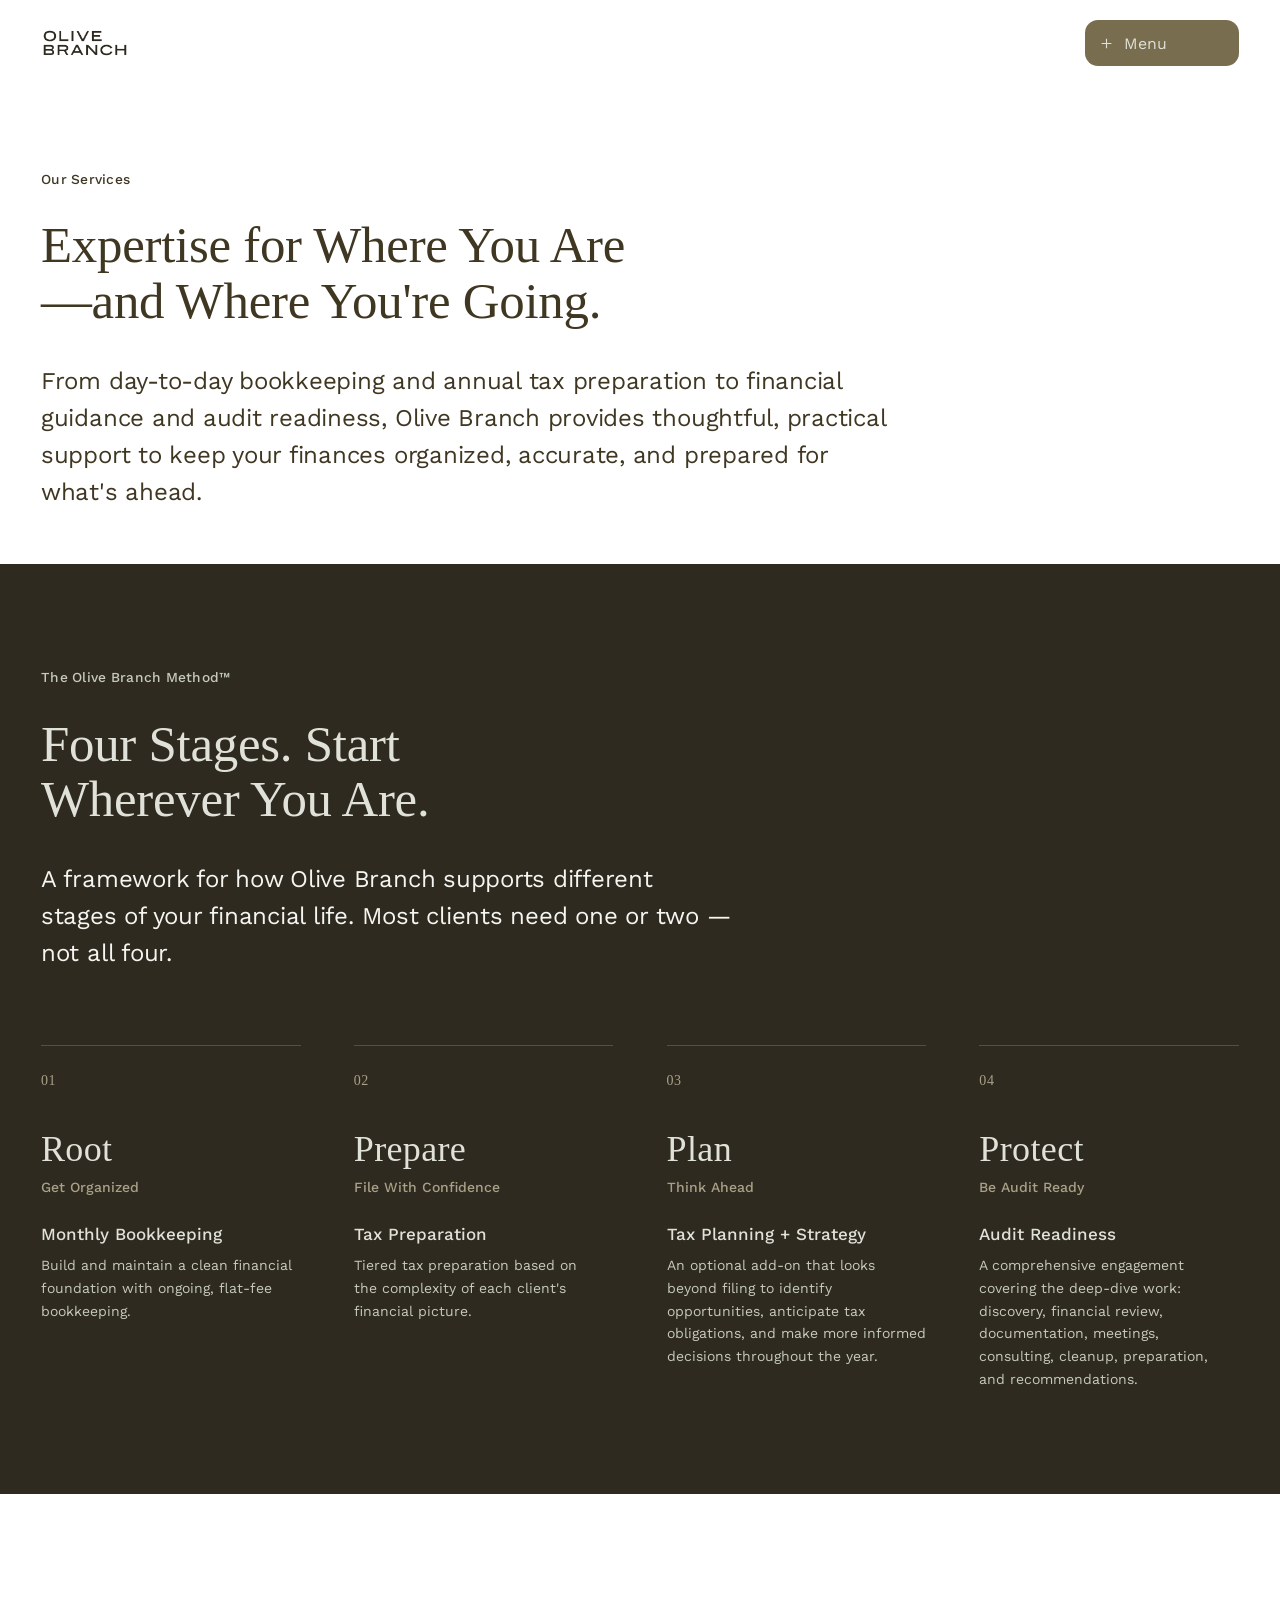
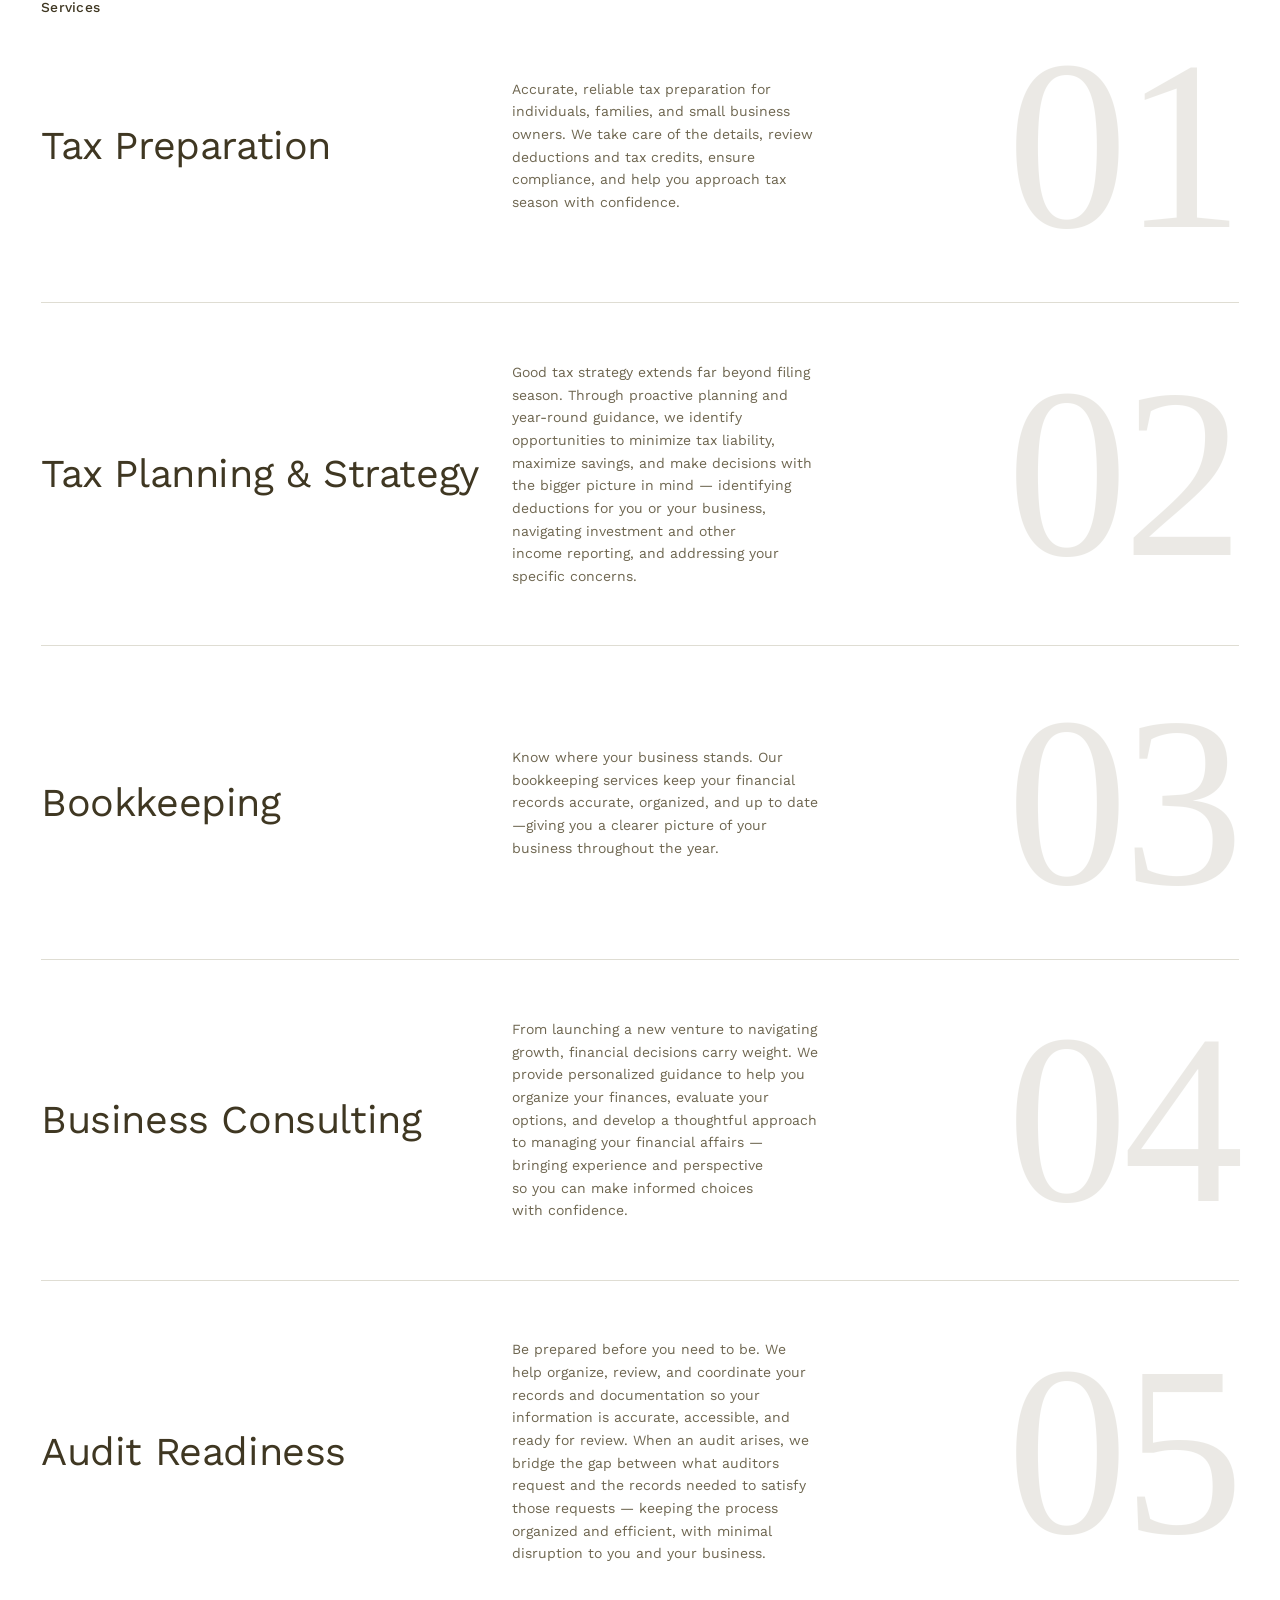
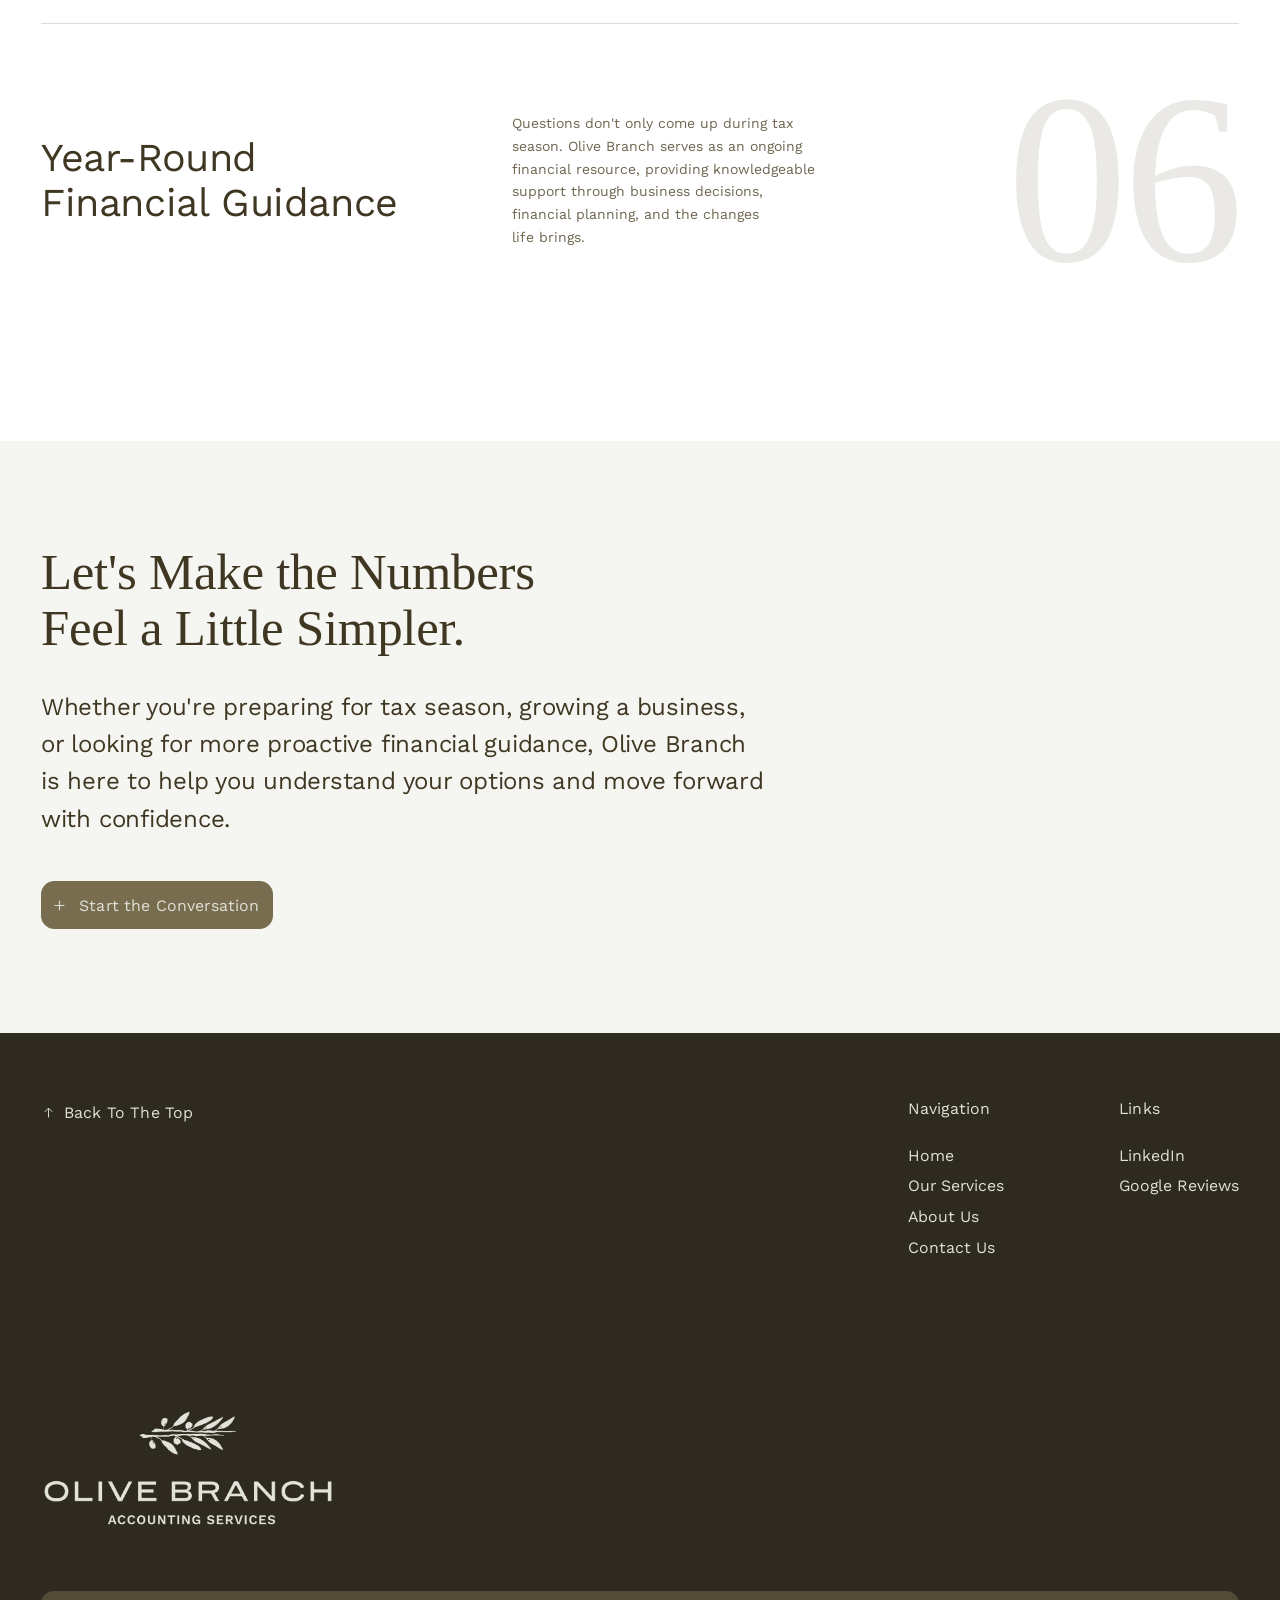
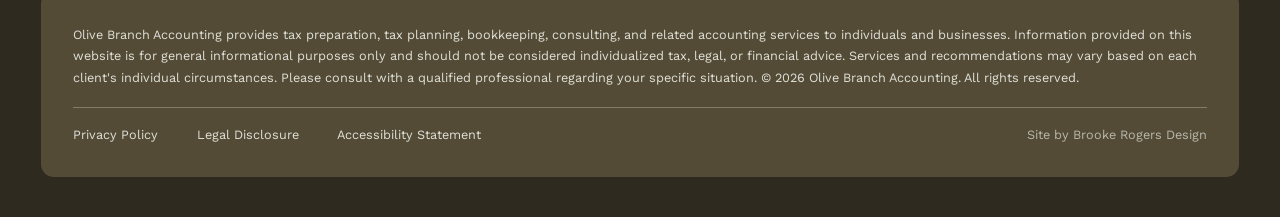
<file: services.html>
<!DOCTYPE html>
<html lang="en">
<head>
  <meta charset="utf-8">
  <meta name="viewport" content="width=device-width, initial-scale=1">
  <title>Our Services — Olive Branch Accounting | Tampa, FL</title>
  <meta name="description" content="Tax preparation, tax strategy and planning, bookkeeping, business consulting, audit readiness and year-round financial guidance for individuals and small businesses in Tampa, Florida.">

  <!-- Open Graph / social preview.
       og:image and og:url MUST be absolute — scrapers do not resolve
       relative paths. Update the domain here when the site moves off
       GitHub Pages to its real address. -->
  <meta property="og:title" content="Our Services — Olive Branch Accounting">
  <meta property="og:description" content="Expertise for where you are—and where you're going. Tax, bookkeeping, advisory and audit readiness.">
  <meta property="og:image" content="https://olivebranchacc.com/assets/images/og/og-default.jpg">
  <meta property="og:url" content="https://olivebranchacc.com/services.html">
  <meta property="og:type" content="website">
  <meta property="og:site_name" content="Olive Branch">
  <meta name="twitter:card" content="summary_large_image">

  <!-- Canonical: tells search engines which URL is the real one, so the
       apex and any query-string variants are not treated as duplicates. -->
  <link rel="canonical" href="https://olivebranchacc.com/services.html">
  <meta property="og:locale" content="en_US">
  <meta name="theme-color" content="#2E2A1F">

  <link rel="icon" href="assets/logos/favicon-32.png" type="image/png">
  <link rel="apple-touch-icon" href="assets/logos/apple-touch-icon.png">

  <!-- Preload the one webfont so text paints without waiting for the
       CSS import chain to discover it -->
  <link rel="preload" href="assets/fonts/work-sans-var.woff2" as="font"
        type="font/woff2" crossorigin>

  <link rel="stylesheet" href="css/main.css">

  <!-- Structured data: how Google understands what this business IS, rather
       than inferring it from the words on the page.

       Based in Tampa, serving the whole US — areaServed is the field that
       stops Google treating this as a Tampa-only business and limiting who
       it shows the site to. addressLocality without a street is correct for
       a service-area business.

       The name here must match the Google Business Profile EXACTLY. If the
       two disagree, Google trusts neither. -->
  <script type="application/ld+json">
  {
    "@context": "https://schema.org",
    "@type": "AccountingService",
    "name": "Olive Branch Accounting",
    "url": "https://olivebranchacc.com/services.html",
    "logo": "https://olivebranchacc.com/assets/logos/apple-touch-icon.png",
    "image": "https://olivebranchacc.com/assets/images/og/og-default.jpg",
    "description": "Tax preparation, tax planning and strategy, bookkeeping, business consulting, audit readiness and year-round financial guidance for individuals and small businesses.",
    "slogan": "Modern accounting, rooted in trust.",
    "telephone": "+18134060877",
    "address": {
      "@type": "PostalAddress",
      "addressLocality": "Tampa",
      "addressRegion": "FL",
      "addressCountry": "US"
    },
    "areaServed": {
      "@type": "Country",
      "name": "United States"
    },
    "knowsAbout": [
      "Tax Preparation",
      "Tax Planning and Strategy",
      "Bookkeeping",
      "Business Consulting",
      "Audit Readiness",
      "Year-Round Financial Guidance"
    ]
  }
  </script>
</head>

<body>

  <site-nav></site-nav>

  <main id="main" class="site-main site-main--offset-header">

    <!-- ======================================================
         1. PAGE OPENING
         ====================================================== -->
    <section class="section page-intro">
      <div class="container">
        <p class="section-label" data-reveal>Our Services</p>

        <h1 class="statement-head" data-reveal data-reveal-delay="1">
          Expertise for Where You Are—and Where You're Going.
        </h1>

        <p class="statement" data-reveal data-reveal-delay="2">
          From day-to-day bookkeeping and annual tax preparation to financial
          guidance and audit readiness, Olive Branch provides thoughtful,
          practical support to keep your finances organized, accurate, and
          prepared for what's ahead.
        </p>
      </div>
    </section>


    <!-- ======================================================
         2. THE OLIVE BRANCH METHOD
         Four stages, mapping one-to-one onto how the work is
         actually engaged and priced. Deliberately framed as
         stages you can enter at, not a sequence you must
         complete — most clients need one or two.
         ====================================================== -->
    <section class="section method theme-deep">
      <div class="container">
        <p class="section-label" data-reveal>The Olive Branch Method™</p>

        <h2 class="statement-head" data-reveal data-reveal-delay="1">
          Four Stages. Start Wherever You Are.
        </h2>

        <p class="statement" data-reveal data-reveal-delay="2">
          A framework for how Olive Branch supports different stages of your
          financial life. Most clients need one or two — not all four.
        </p>

        <ol class="method-stages">
          <li class="method-stage" data-reveal>
            <p class="method-stage__step" aria-hidden="true">01</p>
            <h3 class="method-stage__name">Root</h3>
            <p class="method-stage__label">Get Organized</p>
            <p class="method-stage__service">Monthly Bookkeeping</p>
            <p class="method-stage__text">
              Build and maintain a clean financial foundation with ongoing,
              flat-fee bookkeeping.
            </p>
          </li>

          <li class="method-stage" data-reveal data-reveal-delay="1">
            <p class="method-stage__step" aria-hidden="true">02</p>
            <h3 class="method-stage__name">Prepare</h3>
            <p class="method-stage__label">File With Confidence</p>
            <p class="method-stage__service">Tax Preparation</p>
            <p class="method-stage__text">
              Tiered tax preparation based on the complexity of each client's
              financial picture.
            </p>
          </li>

          <li class="method-stage" data-reveal data-reveal-delay="2">
            <p class="method-stage__step" aria-hidden="true">03</p>
            <h3 class="method-stage__name">Plan</h3>
            <p class="method-stage__label">Think Ahead</p>
            <p class="method-stage__service">Tax Planning + Strategy</p>
            <p class="method-stage__text">
              An optional add-on that looks beyond filing to identify
              opportunities, anticipate tax obligations, and make more informed
              decisions throughout the year.
            </p>
          </li>

          <li class="method-stage" data-reveal data-reveal-delay="3">
            <p class="method-stage__step" aria-hidden="true">04</p>
            <h3 class="method-stage__name">Protect</h3>
            <p class="method-stage__label">Be Audit Ready</p>
            <p class="method-stage__service">Audit Readiness</p>
            <p class="method-stage__text">
              A comprehensive engagement covering the deep-dive work: discovery,
              financial review, documentation, meetings, consulting, cleanup,
              preparation, and recommendations.
            </p>
          </li>
        </ol>
      </div>
    </section>


    <!-- ======================================================
         3. SERVICES IN FULL
         All six, using the homepage's row treatment.
         ====================================================== -->
    <section class="section services">
      <div class="container">
        <p class="section-label" data-reveal>Services</p>

        <div class="solution-rows">

          <article class="solution-row" data-reveal>
            <h2 class="solution-row__title">Tax Preparation</h2>
            <p class="solution-row__text">
              Accurate, reliable tax preparation for individuals, families, and
              small business owners. We take care of the details, review
              deductions and tax credits, ensure compliance, and help you
              approach tax season with confidence.
            </p>
            <span class="solution-row__num" aria-hidden="true">01</span>
          </article>

          <article class="solution-row" data-reveal>
            <h2 class="solution-row__title">Tax Planning &amp; Strategy</h2>
            <p class="solution-row__text">
              Good tax strategy extends far beyond filing season. Through
              proactive planning and year-round guidance, we identify
              opportunities to minimize tax liability, maximize savings, and
              make decisions with the bigger picture in mind — identifying
              deductions for you or your business, navigating investment and
              other income reporting, and addressing your specific concerns.
            </p>
            <span class="solution-row__num" aria-hidden="true">02</span>
          </article>

          <article class="solution-row" data-reveal>
            <h2 class="solution-row__title">Bookkeeping</h2>
            <p class="solution-row__text">
              Know where your business stands. Our bookkeeping services keep
              your financial records accurate, organized, and up to date—giving
              you a clearer picture of your business throughout the year.
            </p>
            <span class="solution-row__num" aria-hidden="true">03</span>
          </article>

          <article class="solution-row" data-reveal>
            <h2 class="solution-row__title">Business Consulting</h2>
            <p class="solution-row__text">
              From launching a new venture to navigating growth, financial
              decisions carry weight. We provide personalized guidance to help
              you organize your finances, evaluate your options, and develop a
              thoughtful approach to managing your financial affairs — bringing
              experience and perspective so you can make informed choices with
              confidence.
            </p>
            <span class="solution-row__num" aria-hidden="true">04</span>
          </article>

          <article class="solution-row" data-reveal>
            <h2 class="solution-row__title">Audit Readiness</h2>
            <p class="solution-row__text">
              Be prepared before you need to be. We help organize, review, and
              coordinate your records and documentation so your information is
              accurate, accessible, and ready for review. When an audit arises,
              we bridge the gap between what auditors request and the records
              needed to satisfy those requests — keeping the process organized
              and efficient, with minimal disruption to you and your business.
            </p>
            <span class="solution-row__num" aria-hidden="true">05</span>
          </article>

          <article class="solution-row" data-reveal>
            <h2 class="solution-row__title">Year-Round Financial Guidance</h2>
            <p class="solution-row__text">
              Questions don't only come up during tax season. Olive Branch
              serves as an ongoing financial resource, providing knowledgeable
              support through business decisions, financial planning, and the
              changes life brings.
            </p>
            <span class="solution-row__num" aria-hidden="true">06</span>
          </article>

        </div>
      </div>
    </section>


    <!-- ======================================================
         4. CLOSING CTA
         ====================================================== -->
    <section class="section page-cta">
      <div class="container">
        <h2 class="statement-head" data-reveal>
          Let's Make the Numbers Feel a Little Simpler.
        </h2>
        <p class="statement" data-reveal data-reveal-delay="1">
          Whether you're preparing for tax season, growing a business, or
          looking for more proactive financial guidance, Olive Branch is here
          to help you understand your options and move forward with confidence.
        </p>
        <div class="page-cta__actions" data-reveal data-reveal-delay="2">
          <a class="btn btn--primary" href="contact.html">
            <span class="btn__icon" data-icon="plus" aria-hidden="true"></span>
            <span class="btn__label">Start the Conversation</span>
          </a>
        </div>
      </div>
    </section>

  </main>

  <site-footer></site-footer>

  <script src="js/site.config.js"></script>
  <script src="js/icons.js"></script>
  <script src="components/site-nav.js"></script>
  <script src="components/site-footer.js"></script>
  <script src="js/main.js"></script>
</body>
</html>
</file>
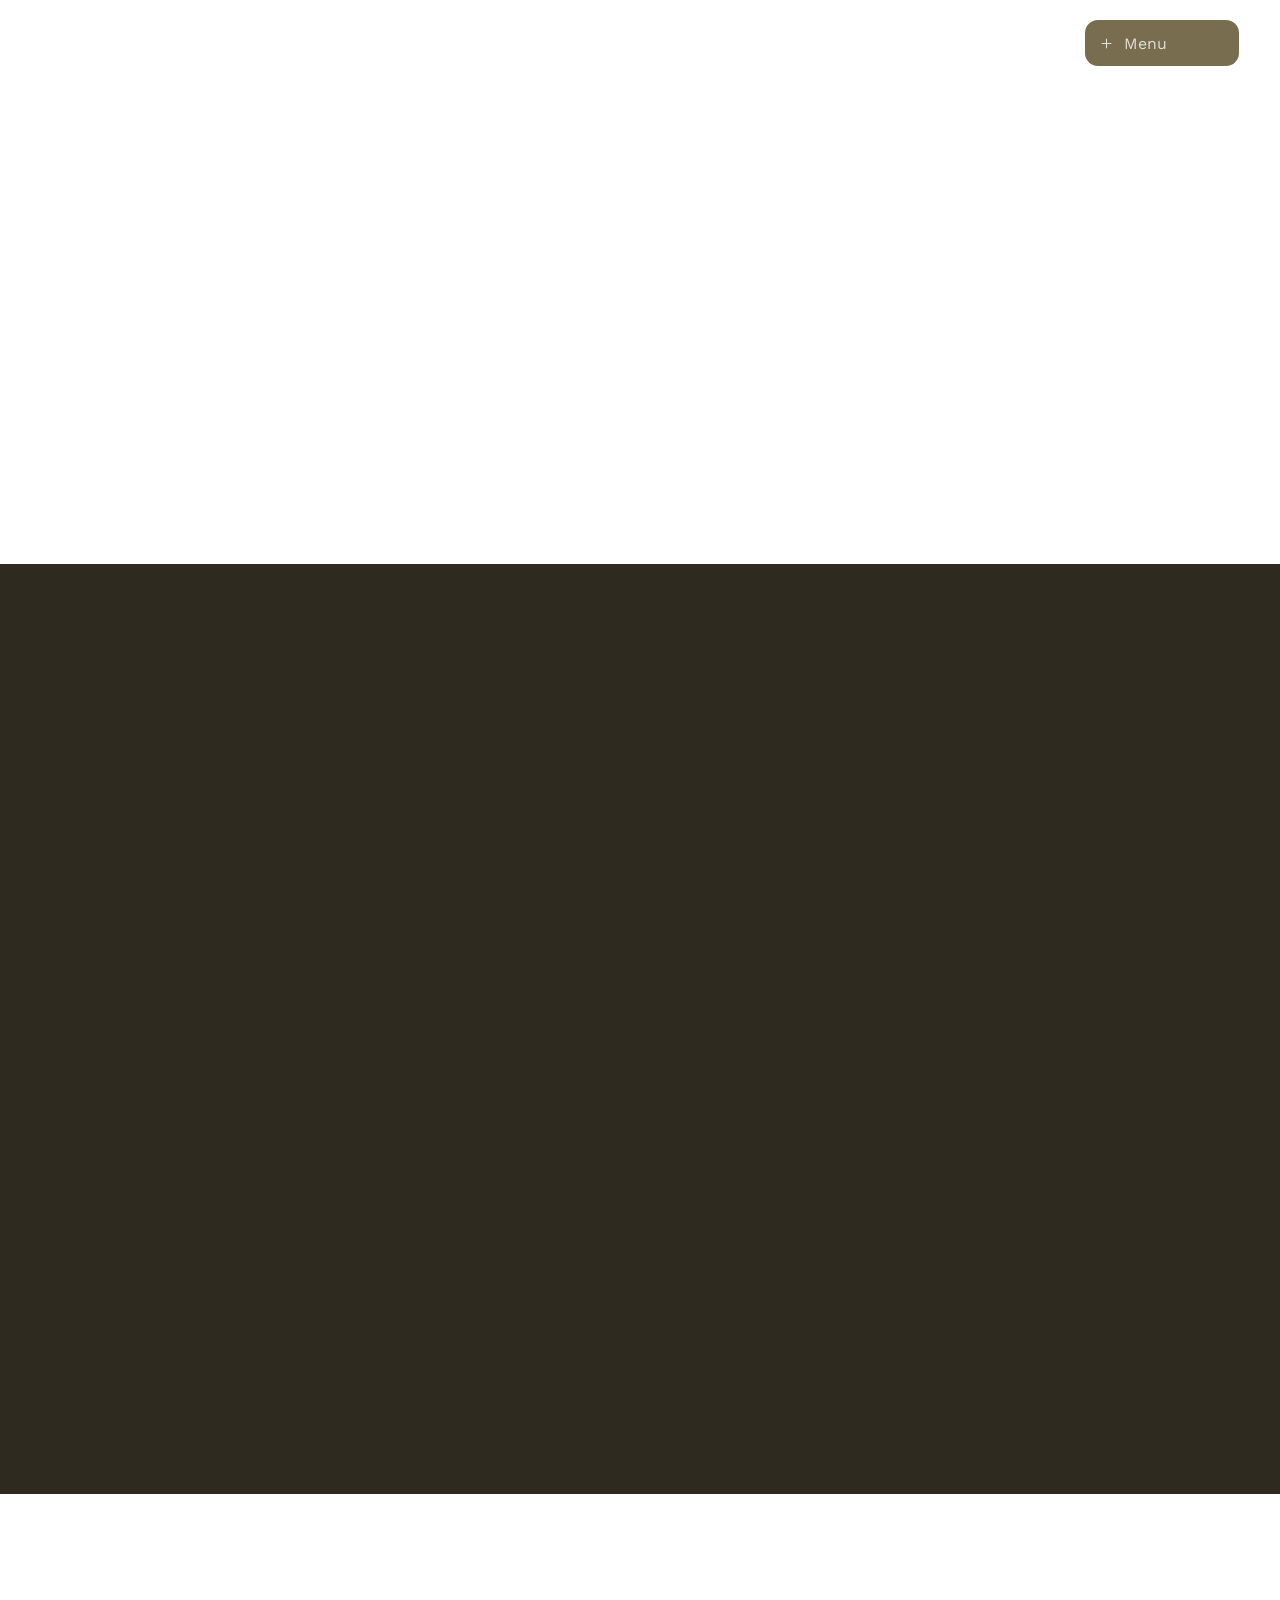
<file: solutions.html>
<!DOCTYPE html>
<!-- The page was renamed to services.html — "solutions" is the exact word
     Olivia's own brand voice guide gives as the jargon to avoid, and people
     search for accounting *services*.

     This stub stays so links already shared keep working. Safe to delete
     once nothing points at the old URL. -->
<html lang="en">
<head>
  <meta charset="utf-8">
  <title>Redirecting… — Olive Branch Accounting</title>
  <meta name="robots" content="noindex">
  <meta http-equiv="refresh" content="0; url=services.html">
  <link rel="canonical" href="services.html">
</head>
<body>
  <p>This page has moved to <a href="services.html">Our Services</a>.</p>
</body>
</html>
</file>
<file: css/main.css>
/* ==========================================================================
   OLIVE BRANCH — MAIN STYLESHEET
   This is the only stylesheet a page needs to link. Order matters:
   tokens → fonts → base → layout → components → utilities → page styles.

   ADDING A NEW PAGE STYLESHEET
   Create css/pages/<page>.css and add one @import line at the bottom.
   ========================================================================== */

@import url("tokens.css");
@import url("fonts.css");
@import url("base.css");
@import url("layout.css");
@import url("components.css");
@import url("utilities.css");

/* ---- Page-specific ---- */
@import url("pages/home.css");
@import url("pages/services.css");
@import url("pages/about.css");
@import url("pages/contact.css");
</file>
